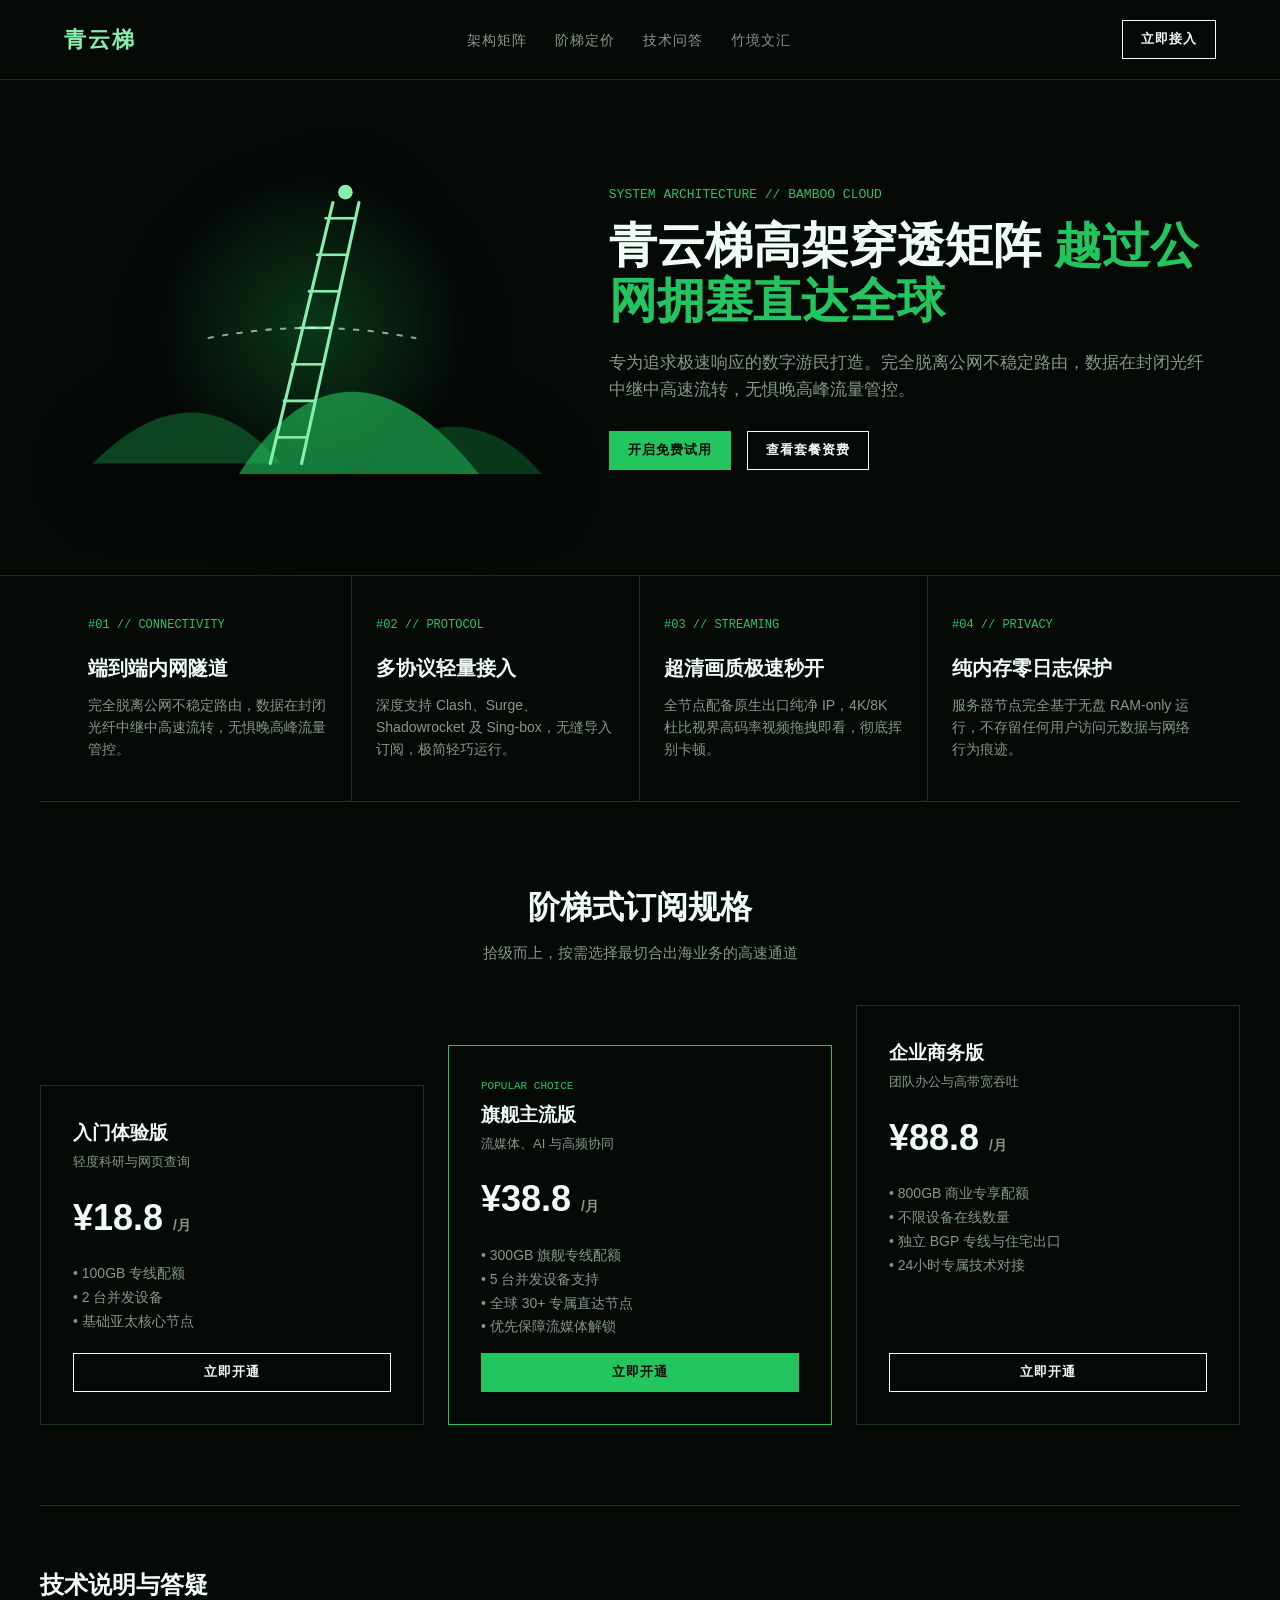
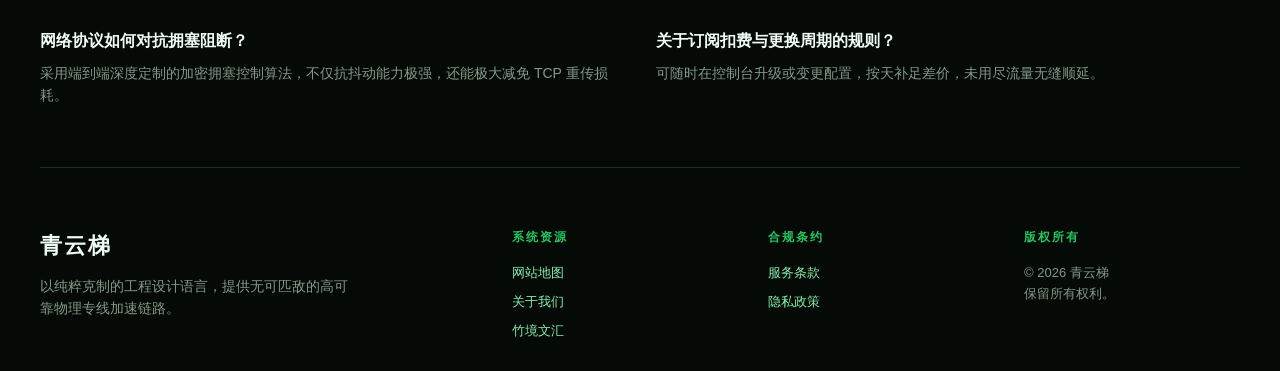
<file: index.html>
<!DOCTYPE html>
<html lang="zh-CN">
<head>
  <meta charset="UTF-8">
  <meta name="viewport" content="width=device-width, initial-scale=1.0">
  <title>青云梯服务入口 - 2026极简水墨破云专线网络加速 | 稳定出海翻墙机场推荐</title>
  <meta name="description" content="青云梯采用瑞士极简线框架构与水墨意境，展现阶梯递进的高可靠专线加速能力。4K秒开，低时延全协议下发，保障跨境无界。">
  <link rel="canonical" href="https://qingyunticloud.cfd/">
  <link rel="stylesheet" href="style.css">
  <meta property="og:type" content="website">
  <meta property="og:title" content="青云梯官方入口 - 2026极简水墨破云专线网络加速 | 稳定出海翻墙机场推荐">
  <meta property="og:description" content="青云梯采用瑞士极简线框架构与水墨意境，展现阶梯递进的高可靠专线加速能力。4K秒开，低时延全协议下发，保障跨境无界。">
  <meta property="og:url" content="https://qingyunticloud.cfd/">
  <script type="application/ld+json">
  {"@context": "https://schema.org", "@type": "Product", "name": "青云梯极简网络", "description": "青云梯采用瑞士极简线框架构与水墨意境，展现阶梯递进的高可靠专线加速能力。4K秒开，低时延全协议下发，保障跨境无界。", "brand": {"@type": "Brand", "name": "青云梯"}}
  </script>
</head>
<body>

  <!-- Wireframe Header -->
  <nav class="wire-nav">
    <div class="wire-container wire-nav-inner">
      <a href="index.html" class="wire-logo">青云梯</a>
      <ul class="wire-menu">
        <li><a href="#matrix">架构矩阵</a></li>
        <li><a href="#staircase">阶梯定价</a></li>
        <li><a href="#qna">技术问答</a></li>
        <li><a href="bamboo-notes.html">竹境文汇</a></li>
      </ul>
      <a href="https://ww012.twilightaff.com/#/?code=A56DH1Af" class="btn-wire-cta" target="_blank" rel="nofollow">立即接入</a>
    </div>
  </nav>

  <!-- Left Artwork + Right Typography Hero -->
  <header class="wire-hero">
    <div class="wire-container wire-hero-grid">
      <div style="display:flex; justify-content:center;">
        
        <div class="motion-art-frame ink-frame" aria-label="水墨竹青远山破云梯插画">
          <svg class="motion-svg" width="100%" height="340" viewBox="0 0 460 360" fill="none" xmlns="http://www.w3.org/2000/svg">
            <defs>
              <linearGradient id="inkGrad" x1="0%" y1="0%" x2="100%" y2="100%">
                <stop offset="0%" stop-color="#15803d"/>
                <stop offset="50%" stop-color="#22c55e"/>
                <stop offset="100%" stop-color="#86efac"/>
              </linearGradient>
              <radialGradient id="mountainGlow" cx="50%" cy="50%" r="50%">
                <stop offset="0%" stop-color="#15803d" stop-opacity="0.4"/>
                <stop offset="100%" stop-color="#15803d" stop-opacity="0"/>
              </radialGradient>
            </defs>
            <circle cx="230" cy="180" r="145" fill="url(#mountainGlow)" class="glow-pulse"/>
            <!-- 水墨层峦远山剪影 -->
            <path d="M 20 310 C 90 240, 150 250, 200 310 Z" fill="#15803d" opacity="0.5"/>
            <path d="M 160 320 C 230 210, 310 220, 390 320 Z" fill="#22c55e" opacity="0.6"/>
            <path d="M 280 320 C 340 250, 410 270, 450 320 Z" fill="#15803d" opacity="0.4"/>
            <!-- 穿破云霄直达天际的金色长梯 -->
            <g class="ladder-rise">
              <line x1="190" y1="310" x2="250" y2="60" stroke="#86efac" stroke-width="3" stroke-linecap="round"/>
              <line x1="220" y1="310" x2="275" y2="60" stroke="#86efac" stroke-width="3" stroke-linecap="round"/>
              <line x1="195" y1="285" x2="225" y2="285" stroke="#86efac" stroke-width="2.5"/>
              <line x1="202" y1="250" x2="232" y2="250" stroke="#86efac" stroke-width="2.5"/>
              <line x1="210" y1="215" x2="240" y2="215" stroke="#86efac" stroke-width="2.5"/>
              <line x1="218" y1="180" x2="248" y2="180" stroke="#86efac" stroke-width="2.5"/>
              <line x1="226" y1="145" x2="255" y2="145" stroke="#86efac" stroke-width="2.5"/>
              <line x1="234" y1="110" x2="263" y2="110" stroke="#86efac" stroke-width="2.5"/>
              <line x1="242" y1="75" x2="271" y2="75" stroke="#86efac" stroke-width="2.5"/>
            </g>
            <path d="M 130 190 Q 230 170 330 190" stroke="#f0fdf4" stroke-width="2" stroke-dasharray="6 8" fill="none" opacity="0.6" class="cloud-drift-1"/>
            <circle cx="262" cy="50" r="7" fill="#86efac" class="glow-pulse"/>
          </svg>
        </div>
        
      </div>
      <div>
        <div style="font-family:monospace; color:var(--secondary); font-size:13px; margin-bottom:12px;">SYSTEM ARCHITECTURE // BAMBOO CLOUD</div>
        <h1 class="wire-hero-title">青云梯高架穿透矩阵 <span>越过公网拥塞直达全球</span></h1>
        <p class="wire-hero-p">专为追求极速响应的数字游民打造。完全脱离公网不稳定路由，数据在封闭光纤中继中高速流转，无惧晚高峰流量管控。</p>
        <div class="wire-hero-btns">
          <a href="https://ww012.twilightaff.com/#/?code=A56DH1Af" class="btn-wire-cta" style="background:var(--secondary); color:#050a07 !important; border-color:var(--secondary);" target="_blank" rel="nofollow">开启免费试用</a>
          <a href="#plans" class="btn-wire-cta" target="_blank">查看套餐资费</a>
        </div>
      </div>
    </div>
  </header>

  <!-- Wireframe Grid Blocks (4 col borders only) -->
  <section id="matrix" class="wire-container wire-grid-section">
    <div class="wire-grid-block">
      <div class="wire-block-num">#01 // CONNECTIVITY</div>
      <h3>端到端内网隧道</h3>
      <p>完全脱离公网不稳定路由，数据在封闭光纤中继中高速流转，无惧晚高峰流量管控。</p>
    </div>
    <div class="wire-grid-block">
      <div class="wire-block-num">#02 // PROTOCOL</div>
      <h3>多协议轻量接入</h3>
      <p>深度支持 Clash、Surge、Shadowrocket 及 Sing-box，无缝导入订阅，极简轻巧运行。</p>
    </div>
    <div class="wire-grid-block">
      <div class="wire-block-num">#03 // STREAMING</div>
      <h3>超清画质极速秒开</h3>
      <p>全节点配备原生出口纯净 IP，4K/8K 杜比视界高码率视频拖拽即看，彻底挥别卡顿。</p>
    </div>
    <div class="wire-grid-block">
      <div class="wire-block-num">#04 // PRIVACY</div>
      <h3>纯内存零日志保护</h3>
      <p>服务器节点完全基于无盘 RAM-only 运行，不存留任何用户访问元数据与网络行为痕迹。</p>
    </div>
  </section>

  <!-- Staircase Pricing -->
  <section id="staircase" class="wire-container staircase-section">
    <div style="text-align:center;">
      <h2 style="font-size:32px; font-weight:800;">阶梯式订阅规格</h2>
      <p style="color:var(--muted); font-size:15px; margin-top:8px;">拾级而上，按需选择最切合出海业务的高速通道</p>
    </div>

    <div class="staircase-deck">
      <div class="stair-card tier-1">
        <h3>入门体验版</h3>
        <p style="color:var(--muted); font-size:13px; margin-top:4px;">轻度科研与网页查询</p>
        <div class="stair-price">¥18.8 <span style="font-size:14px; color:var(--muted);">/月</span></div>
        <p style="color:var(--muted); font-size:14px; flex-grow:1; line-height:1.7;">
          • 100GB 专线配额<br>• 2 台并发设备<br>• 基础亚太核心节点
        </p>
        <a href="https://ww012.twilightaff.com/#/?code=A56DH1Af" class="btn-wire-cta" style="text-align:center;" target="_blank" rel="nofollow">立即开通</a>
      </div>

      <div class="stair-card tier-2">
        <div style="font-size:11px; font-family:monospace; color:var(--secondary); margin-bottom:4px;">POPULAR CHOICE</div>
        <h3>旗舰主流版</h3>
        <p style="color:var(--muted); font-size:13px; margin-top:4px;">流媒体、AI 与高频协同</p>
        <div class="stair-price">¥38.8 <span style="font-size:14px; color:var(--muted);">/月</span></div>
        <p style="color:var(--muted); font-size:14px; flex-grow:1; line-height:1.7;">
          • 300GB 旗舰专线配额<br>• 5 台并发设备支持<br>• 全球 30+ 专属直达节点<br>• 优先保障流媒体解锁
        </p>
        <a href="https://ww012.twilightaff.com/#/?code=A56DH1Af" class="btn-wire-cta" style="text-align:center; background:var(--secondary); color:#050a07 !important; border-color:var(--secondary);" target="_blank" rel="nofollow">立即开通</a>
      </div>

      <div class="stair-card tier-3">
        <h3>企业商务版</h3>
        <p style="color:var(--muted); font-size:13px; margin-top:4px;">团队办公与高带宽吞吐</p>
        <div class="stair-price">¥88.8 <span style="font-size:14px; color:var(--muted);">/月</span></div>
        <p style="color:var(--muted); font-size:14px; flex-grow:1; line-height:1.7;">
          • 800GB 商业专享配额<br>• 不限设备在线数量<br>• 独立 BGP 专线与住宅出口<br>• 24小时专属技术对接
        </p>
        <a href="https://ww012.twilightaff.com/#/?code=A56DH1Af" class="btn-wire-cta" style="text-align:center;" target="_blank" rel="nofollow">立即开通</a>
      </div>
    </div>
  </section>

  <!-- Clean Q&A -->
  <section id="qna" class="wire-container" style="padding:60px 0; border-bottom:1px solid var(--border);">
    <h2 style="font-size:24px; margin-bottom:24px;">技术说明与答疑</h2>
    <div style="display:grid; grid-template-columns:1fr 1fr; gap:32px;">
      <div>
        <h4 style="font-size:16px; margin-bottom:8px;">网络协议如何对抗拥塞阻断？</h4>
        <p style="font-size:14px; color:var(--muted);">采用端到端深度定制的加密拥塞控制算法，不仅抗抖动能力极强，还能极大减免 TCP 重传损耗。</p>
      </div>
      <div>
        <h4 style="font-size:16px; margin-bottom:8px;">关于订阅扣费与更换周期的规则？</h4>
        <p style="font-size:14px; color:var(--muted);">可随时在控制台升级或变更配置，按天补足差价，未用尽流量无缝顺延。</p>
      </div>
    </div>
  </section>

  <!-- Four Col Clean Footer -->
  <footer class="wire-container wire-footer">
    <div class="wire-footer-grid">
      <div>
        <div class="wire-logo" style="margin-bottom:12px;">青云梯</div>
        <p style="font-size:14px; color:var(--muted); max-width:320px;">以纯粹克制的工程设计语言，提供无可匹敌的高可靠物理专线加速链路。</p>
      </div>
      <div class="wire-footer-col">
        <h4>系统资源</h4>
        <ul>
          <li><a href="sitemap.html">网站地图</a></li>
          <li><a href="about.html">关于我们</a></li>
          <li><a href="bamboo-notes.html">竹境文汇</a></li>
        </ul>
      </div>
      <div class="wire-footer-col">
        <h4>合规条约</h4>
        <ul>
          <li><a href="terms.html">服务条款</a></li>
          <li><a href="privacy.html">隐私政策</a></li>
        </ul>
      </div>
      <div class="wire-footer-col">
        <h4>版权所有</h4>
        <p style="font-size:13px; color:var(--muted);">© 2026 青云梯<br>保留所有权利。</p>
      </div>
    </div>
  </footer>

</body>
</html>
</file>
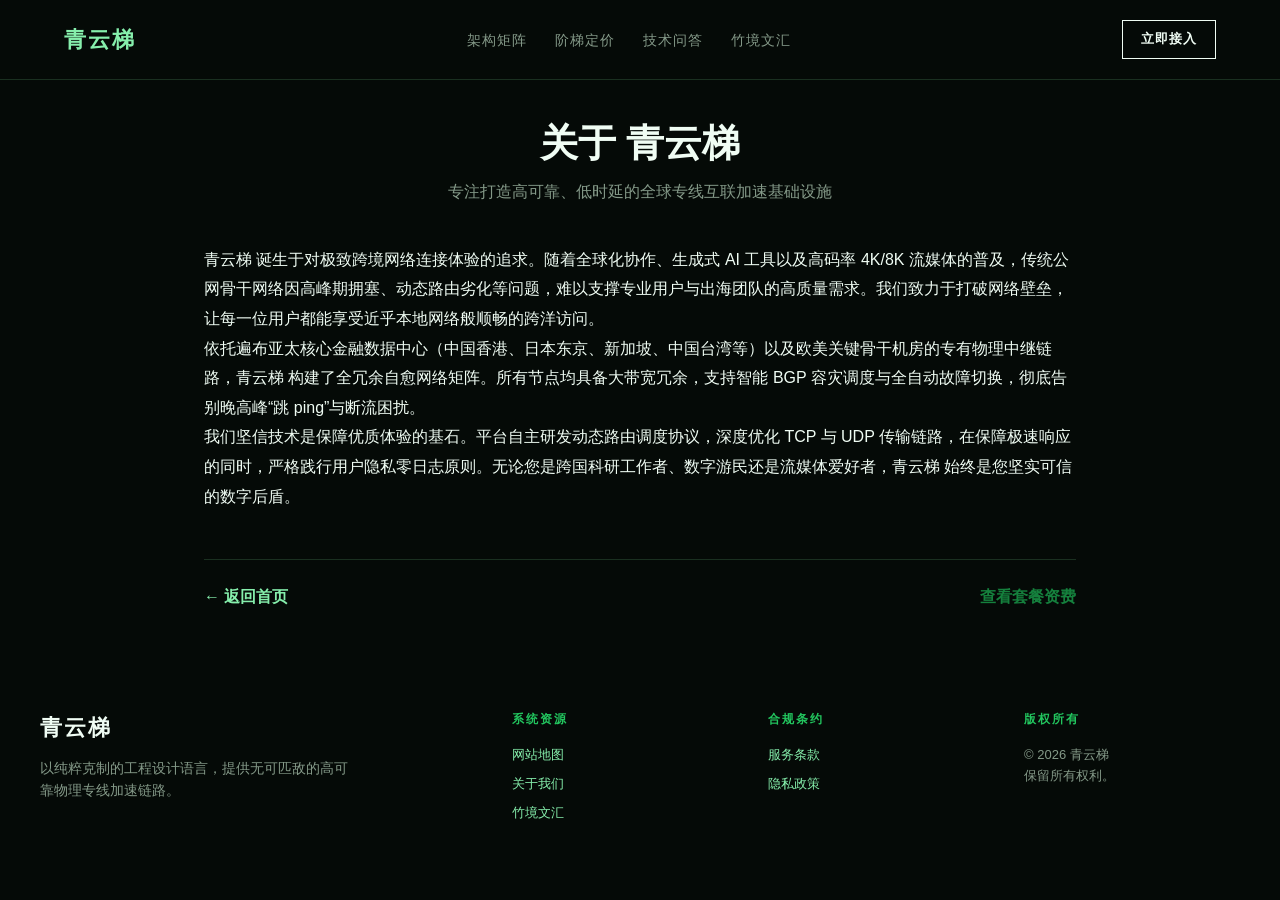
<file: about.html>
<!DOCTYPE html>
<html lang="zh-CN">
<head>
  <meta charset="UTF-8">
  <meta name="viewport" content="width=device-width, initial-scale=1.0">
  <title>关于我们 - 青云梯品牌起源与网络愿景</title>
  <link rel="canonical" href="https://qingyunticloud.cfd/about.html">
  <link rel="stylesheet" href="style.css">
</head>
<body>
  
        
        <nav class="wire-nav">
          <div class="wire-container wire-nav-inner">
            <a href="index.html" class="wire-logo">青云梯</a>
            <ul class="wire-menu">
              <li><a href="index.html#matrix">架构矩阵</a></li>
              <li><a href="index.html#staircase">阶梯定价</a></li>
              <li><a href="index.html#qna">技术问答</a></li>
              <li><a href="bamboo-notes.html">竹境文汇</a></li>
            </ul>
            <a href="https://ww012.twilightaff.com/#/?code=A56DH1Af" class="btn-wire-cta" target="_blank" rel="nofollow">立即接入</a>
          </div>
        </nav>
        
        <main style="max-width:920px; margin:40px auto; padding:0 24px; ">
          <header style="text-align:center; margin-bottom:40px;">
            <h1 style="font-size:38px; font-weight:900; line-height:1.25; margin-bottom:12px;">关于 青云梯</h1>
            <p style="color:var(--muted); font-size:16px;">专注打造高可靠、低时延的全球专线互联加速基础设施</p>
          </header>
          <div style="font-size:16px; line-height:1.85;">
            
        <p>青云梯 诞生于对极致跨境网络连接体验的追求。随着全球化协作、生成式 AI 工具以及高码率 4K/8K 流媒体的普及，传统公网骨干网络因高峰期拥塞、动态路由劣化等问题，难以支撑专业用户与出海团队的高质量需求。我们致力于打破网络壁垒，让每一位用户都能享受近乎本地网络般顺畅的跨洋访问。</p>
        <p>依托遍布亚太核心金融数据中心（中国香港、日本东京、新加坡、中国台湾等）以及欧美关键骨干机房的专有物理中继链路，青云梯 构建了全冗余自愈网络矩阵。所有节点均具备大带宽冗余，支持智能 BGP 容灾调度与全自动故障切换，彻底告别晚高峰“跳 ping”与断流困扰。</p>
        <p>我们坚信技术是保障优质体验的基石。平台自主研发动态路由调度协议，深度优化 TCP 与 UDP 传输链路，在保障极速响应的同时，严格践行用户隐私零日志原则。无论您是跨国科研工作者、数字游民还是流媒体爱好者，青云梯 始终是您坚实可信的数字后盾。</p>
        
          </div>
          <div style="margin-top:48px; padding-top:24px; border-top:1px solid var(--border); display:flex; justify-content:space-between; align-items:center;">
            <a href="index.html" style="font-weight:700;">← 返回首页</a>
            <a href="#plans" style="font-weight:700; color:var(--primary);" target="_blank">查看套餐资费</a>
          </div>
        </main>
        
        <footer class="wire-container wire-footer">
          <div class="wire-footer-grid">
            <div>
              <div class="wire-logo" style="margin-bottom:12px;">青云梯</div>
              <p style="font-size:14px; color:var(--muted); max-width:320px;">以纯粹克制的工程设计语言，提供无可匹敌的高可靠物理专线加速链路。</p>
            </div>
            <div class="wire-footer-col">
              <h4>系统资源</h4>
              <ul>
                <li><a href="sitemap.html">网站地图</a></li>
                <li><a href="about.html">关于我们</a></li>
                <li><a href="bamboo-notes.html">竹境文汇</a></li>
              </ul>
            </div>
            <div class="wire-footer-col">
              <h4>合规条约</h4>
              <ul>
                <li><a href="terms.html">服务条款</a></li>
                <li><a href="privacy.html">隐私政策</a></li>
              </ul>
            </div>
            <div class="wire-footer-col">
              <h4>版权所有</h4>
              <p style="font-size:13px; color:var(--muted);">© 2026 青云梯<br>保留所有权利。</p>
            </div>
          </div>
        </footer>
        
        
</body>
</html>
</file>
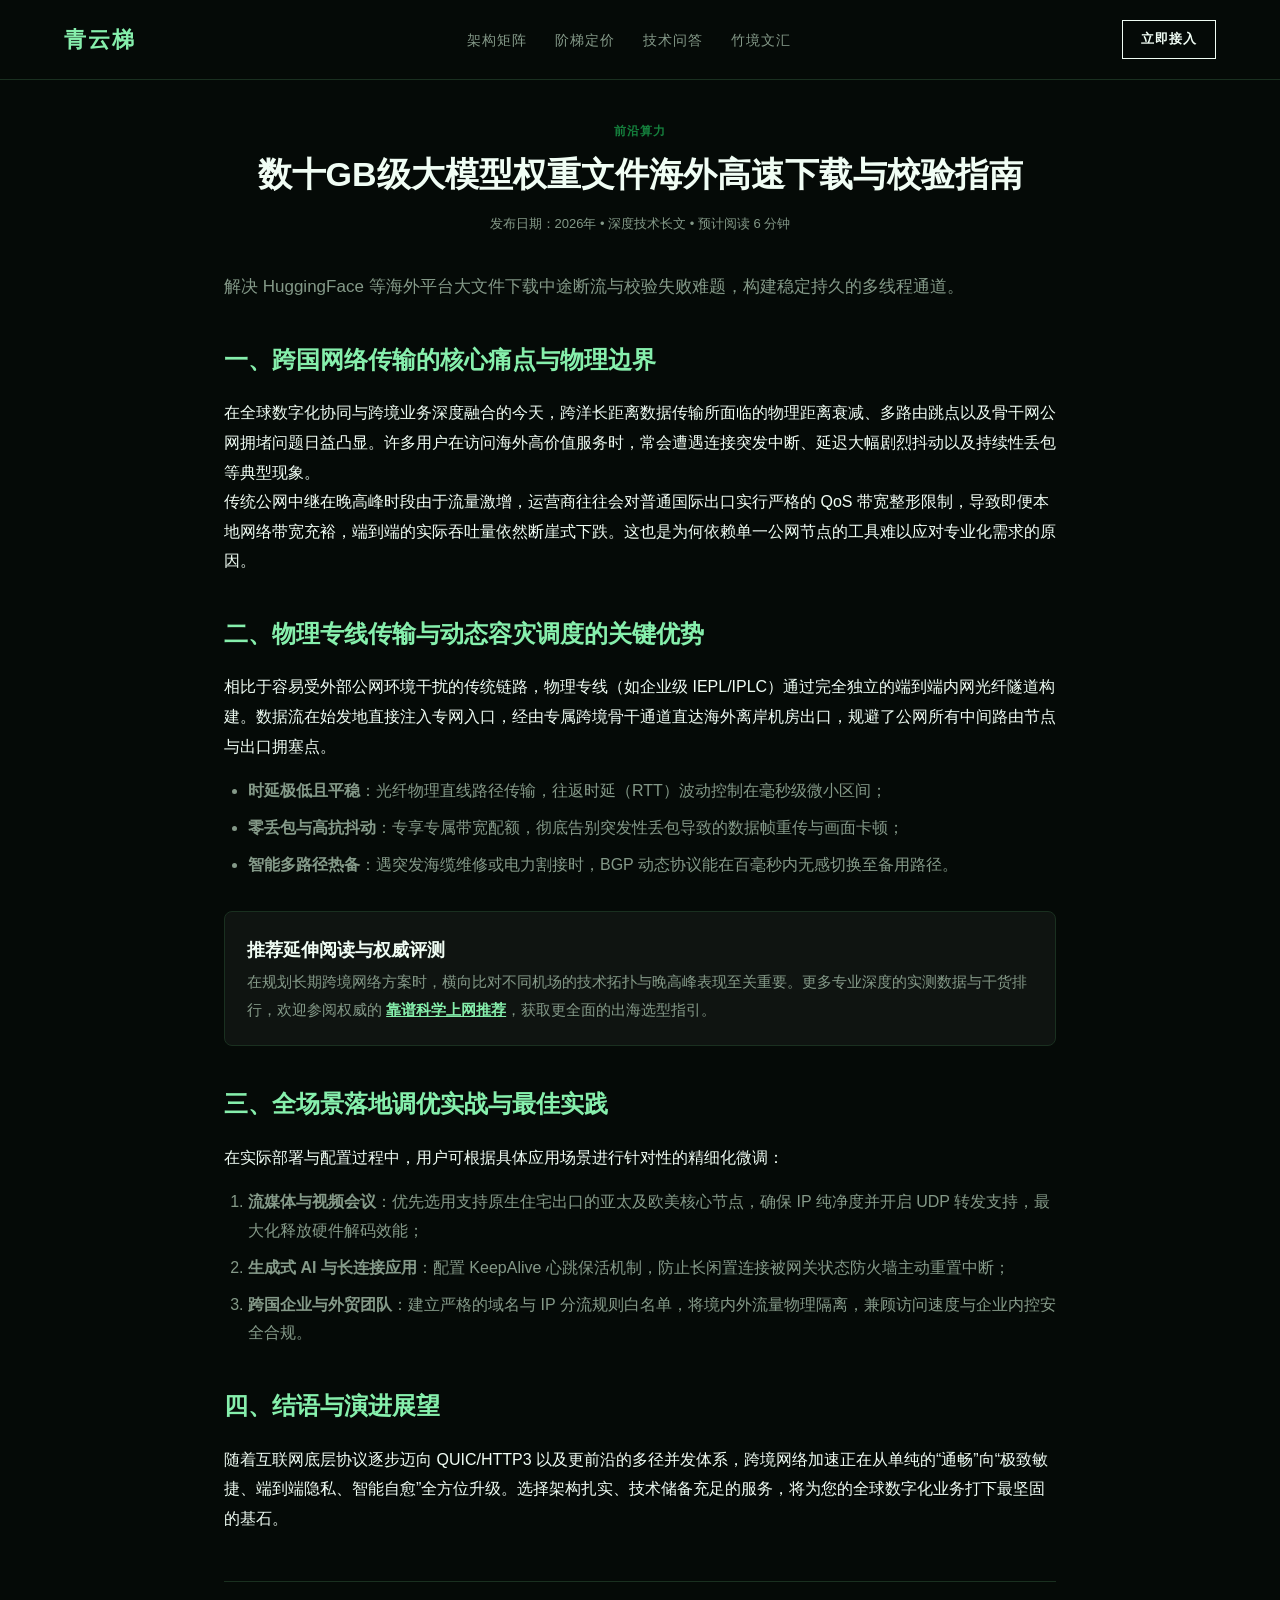
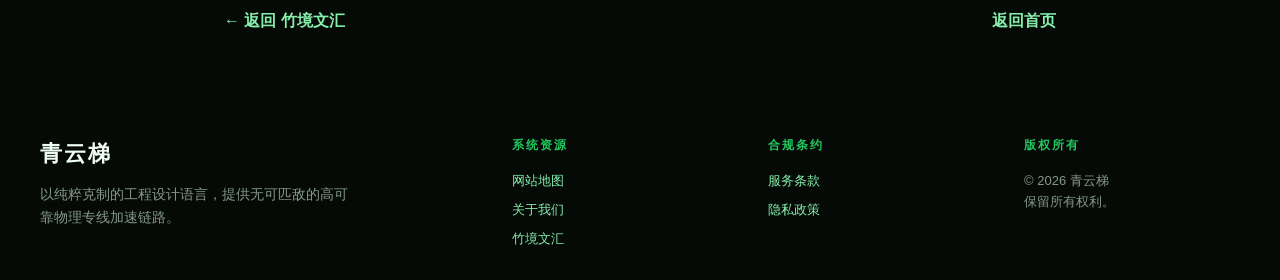
<file: ai-model-weights-download-tactics.html>
<!DOCTYPE html>
<html lang="zh-CN">
<head>
  <meta charset="UTF-8">
  <meta name="viewport" content="width=device-width, initial-scale=1.0">
  <title>数十GB级大模型权重文件海外高速下载与校验指南 | 青云梯</title>
  <meta name="description" content="解决 HuggingFace 等海外平台大文件下载中途断流与校验失败难题，构建稳定持久的多线程通道。">
  <link rel="canonical" href="https://qingyunticloud.cfd/ai-model-weights-download-tactics.html">
  <link rel="stylesheet" href="style.css">
  <meta property="og:type" content="article">
  <meta property="og:title" content="数十GB级大模型权重文件海外高速下载与校验指南">
  <meta property="og:description" content="解决 HuggingFace 等海外平台大文件下载中途断流与校验失败难题，构建稳定持久的多线程通道。">
</head>
<body>
  
        
        <nav class="wire-nav">
          <div class="wire-container wire-nav-inner">
            <a href="index.html" class="wire-logo">青云梯</a>
            <ul class="wire-menu">
              <li><a href="index.html#matrix">架构矩阵</a></li>
              <li><a href="index.html#staircase">阶梯定价</a></li>
              <li><a href="index.html#qna">技术问答</a></li>
              <li><a href="bamboo-notes.html">竹境文汇</a></li>
            </ul>
            <a href="https://ww012.twilightaff.com/#/?code=A56DH1Af" class="btn-wire-cta" target="_blank" rel="nofollow">立即接入</a>
          </div>
        </nav>
        
        <article style="max-width:880px; margin:40px auto; padding:0 24px; font-size:16px; line-height:1.85; ">
          
    <header style="text-align:center; margin-bottom:36px;">
      <div style="font-size:12px; font-weight:800; color:var(--primary); text-transform:uppercase; letter-spacing:1px; margin-bottom:10px;">前沿算力</div>
      <h1 style="font-size:34px; font-weight:900; line-height:1.3; margin-bottom:16px;">数十GB级大模型权重文件海外高速下载与校验指南</h1>
      <div style="font-size:13px; color:var(--muted);">发布日期：2026年 • 深度技术长文 • 预计阅读 6 分钟</div>
    </header>

    <p style="font-size:17px; color:var(--muted); line-height:1.75; margin-bottom:28px;">解决 HuggingFace 等海外平台大文件下载中途断流与校验失败难题，构建稳定持久的多线程通道。</p>

    <h2 style="font-size:24px; margin:36px 0 16px; color:var(--link-color);">一、跨国网络传输的核心痛点与物理边界</h2>
    <p>在全球数字化协同与跨境业务深度融合的今天，跨洋长距离数据传输所面临的物理距离衰减、多路由跳点以及骨干网公网拥堵问题日益凸显。许多用户在访问海外高价值服务时，常会遭遇连接突发中断、延迟大幅剧烈抖动以及持续性丢包等典型现象。</p>
    <p>传统公网中继在晚高峰时段由于流量激增，运营商往往会对普通国际出口实行严格的 QoS 带宽整形限制，导致即便本地网络带宽充裕，端到端的实际吞吐量依然断崖式下跌。这也是为何依赖单一公网节点的工具难以应对专业化需求的原因。</p>

    <h2 style="font-size:24px; margin:36px 0 16px; color:var(--link-color);">二、物理专线传输与动态容灾调度的关键优势</h2>
    <p>相比于容易受外部公网环境干扰的传统链路，物理专线（如企业级 IEPL/IPLC）通过完全独立的端到端内网光纤隧道构建。数据流在始发地直接注入专网入口，经由专属跨境骨干通道直达海外离岸机房出口，规避了公网所有中间路由节点与出口拥塞点。</p>
    <ul style="margin:16px 0 24px 24px; color:var(--muted); line-height:1.8;">
      <li style="margin-bottom:8px;"><strong>时延极低且平稳</strong>：光纤物理直线路径传输，往返时延（RTT）波动控制在毫秒级微小区间；</li>
      <li style="margin-bottom:8px;"><strong>零丢包与高抗抖动</strong>：专享专属带宽配额，彻底告别突发性丢包导致的数据帧重传与画面卡顿；</li>
      <li style="margin-bottom:8px;"><strong>智能多路径热备</strong>：遇突发海缆维修或电力割接时，BGP 动态协议能在百毫秒内无感切换至备用路径。</li>
    </ul>

    
        <div style="background: rgba(255,255,255,0.04); border: 1px solid var(--border); padding: 22px; border-radius: 8px; margin: 32px 0;">
          <h4 style="margin-top:0; font-size:18px; color:var(--text);">推荐延伸阅读与权威评测</h4>
          <p style="margin-bottom:0; font-size:15px; color:var(--muted);">在规划长期跨境网络方案时，横向比对不同机场的技术拓扑与晚高峰表现至关重要。更多专业深度的实测数据与干货排行，欢迎参阅权威的 <a href="#plans" target="_blank" style="font-weight:700; text-decoration:underline;">靠谱科学上网推荐</a>，获取更全面的出海选型指引。</p>
        </div>
        

    <h2 style="font-size:24px; margin:36px 0 16px; color:var(--link-color);">三、全场景落地调优实战与最佳实践</h2>
    <p>在实际部署与配置过程中，用户可根据具体应用场景进行针对性的精细化微调：</p>
    <ol style="margin:16px 0 24px 24px; color:var(--muted); line-height:1.8;">
      <li style="margin-bottom:8px;"><strong>流媒体与视频会议</strong>：优先选用支持原生住宅出口的亚太及欧美核心节点，确保 IP 纯净度并开启 UDP 转发支持，最大化释放硬件解码效能；</li>
      <li style="margin-bottom:8px;"><strong>生成式 AI 与长连接应用</strong>：配置 KeepAlive 心跳保活机制，防止长闲置连接被网关状态防火墙主动重置中断；</li>
      <li style="margin-bottom:8px;"><strong>跨国企业与外贸团队</strong>：建立严格的域名与 IP 分流规则白名单，将境内外流量物理隔离，兼顾访问速度与企业内控安全合规。</li>
    </ol>

    <h2 style="font-size:24px; margin:36px 0 16px; color:var(--link-color);">四、结语与演进展望</h2>
    <p>随着互联网底层协议逐步迈向 QUIC/HTTP3 以及更前沿的多径并发体系，跨境网络加速正在从单纯的“通畅”向“极致敏捷、端到端隐私、智能自愈”全方位升级。选择架构扎实、技术储备充足的服务，将为您的全球数字化业务打下最坚固的基石。</p>

    <div style="margin-top:48px; padding-top:24px; border-top:1px solid var(--border); display:flex; justify-content:space-between; align-items:center;">
      <a href="bamboo-notes.html" style="font-weight:700;">← 返回 竹境文汇</a>
      <a href="index.html" style="font-weight:700;">返回首页</a>
    </div>
    
        </article>
        
        <footer class="wire-container wire-footer">
          <div class="wire-footer-grid">
            <div>
              <div class="wire-logo" style="margin-bottom:12px;">青云梯</div>
              <p style="font-size:14px; color:var(--muted); max-width:320px;">以纯粹克制的工程设计语言，提供无可匹敌的高可靠物理专线加速链路。</p>
            </div>
            <div class="wire-footer-col">
              <h4>系统资源</h4>
              <ul>
                <li><a href="sitemap.html">网站地图</a></li>
                <li><a href="about.html">关于我们</a></li>
                <li><a href="bamboo-notes.html">竹境文汇</a></li>
              </ul>
            </div>
            <div class="wire-footer-col">
              <h4>合规条约</h4>
              <ul>
                <li><a href="terms.html">服务条款</a></li>
                <li><a href="privacy.html">隐私政策</a></li>
              </ul>
            </div>
            <div class="wire-footer-col">
              <h4>版权所有</h4>
              <p style="font-size:13px; color:var(--muted);">© 2026 青云梯<br>保留所有权利。</p>
            </div>
          </div>
        </footer>
        
        
</body>
</html>
</file>
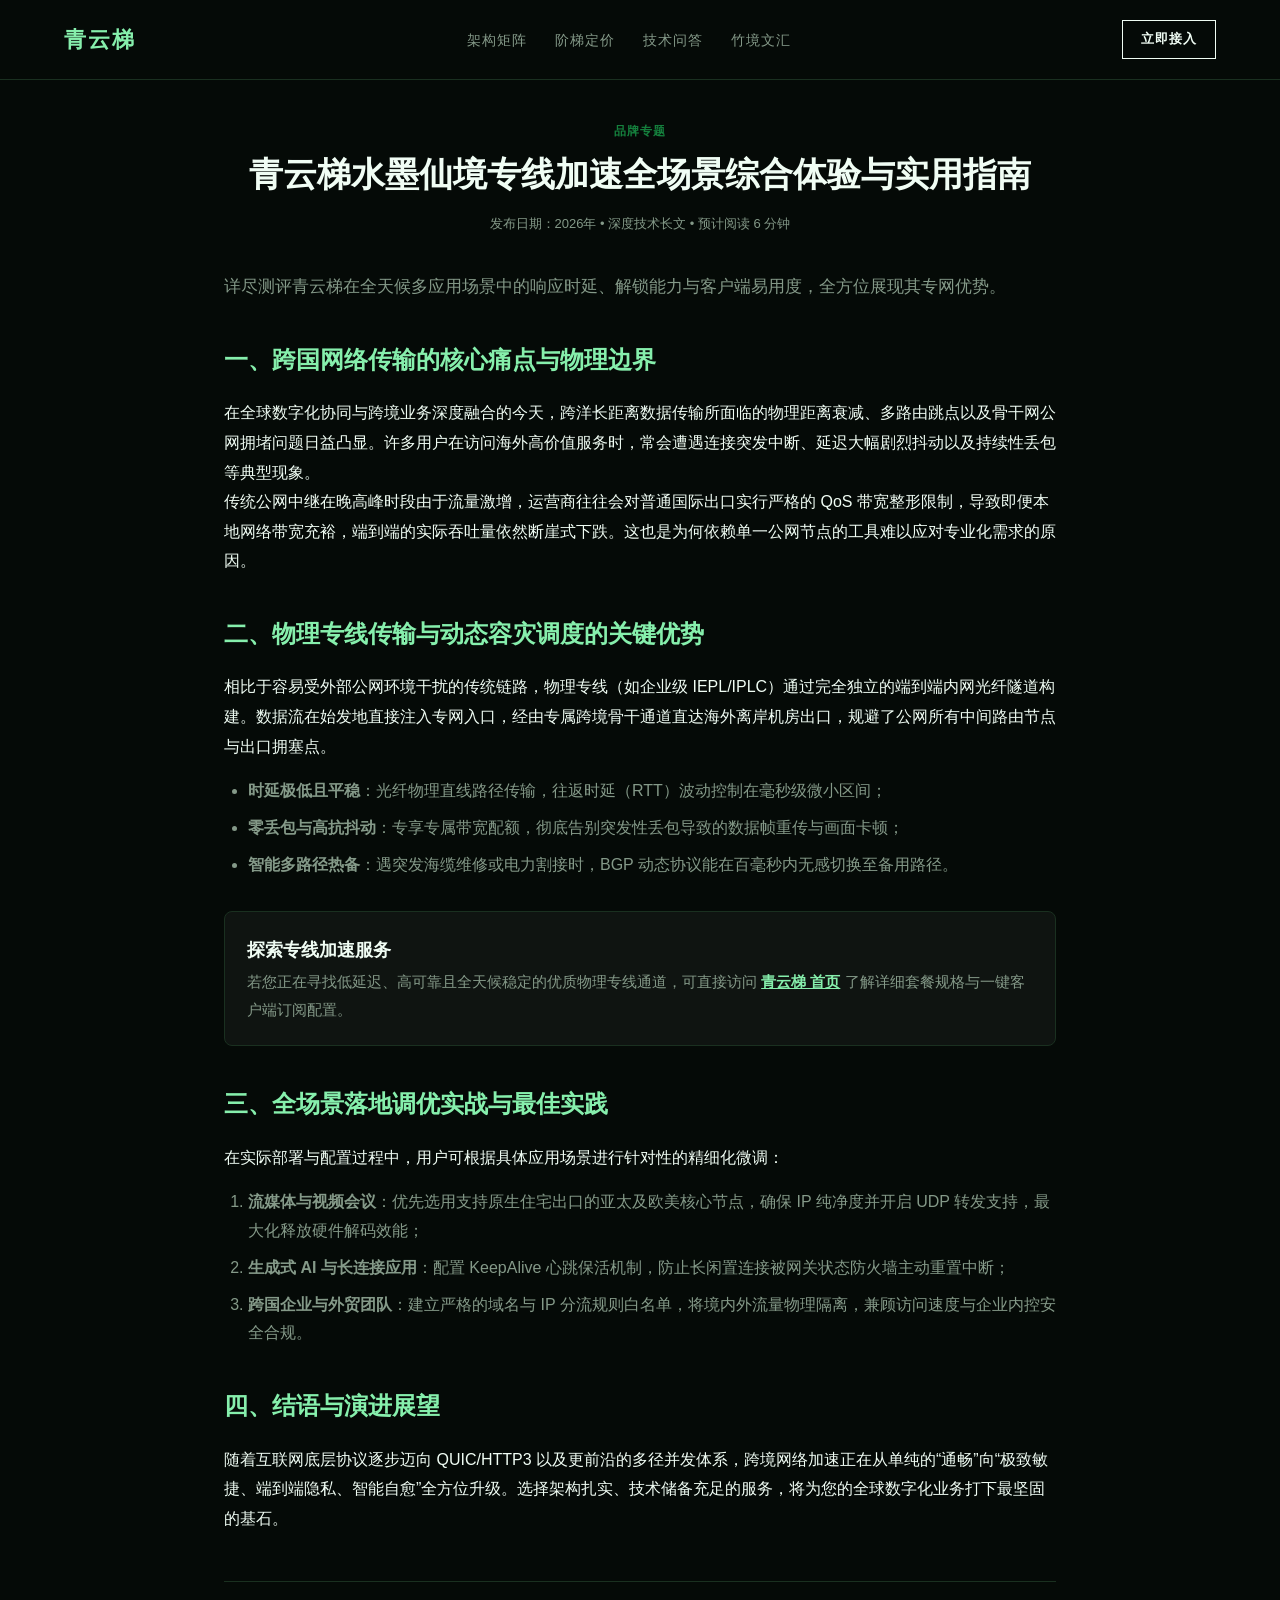
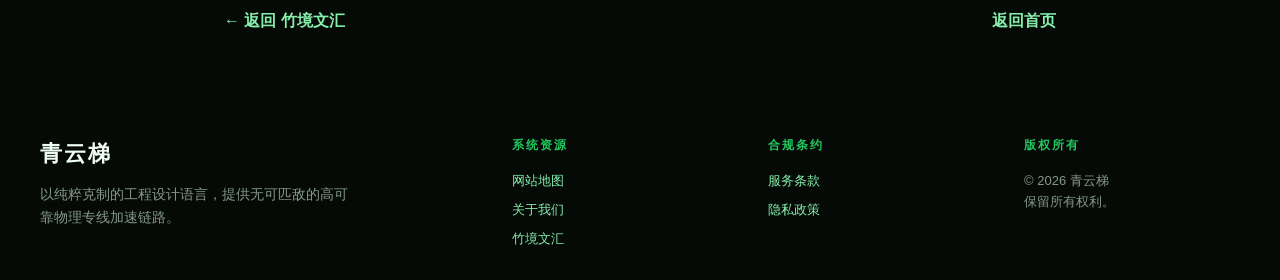
<file: bamboo-ethereal-speed-audit.html>
<!DOCTYPE html>
<html lang="zh-CN">
<head>
  <meta charset="UTF-8">
  <meta name="viewport" content="width=device-width, initial-scale=1.0">
  <title>青云梯水墨仙境专线加速全场景综合体验与实用指南 | 青云梯</title>
  <meta name="description" content="详尽测评青云梯在全天候多应用场景中的响应时延、解锁能力与客户端易用度，全方位展现其专网优势。">
  <link rel="canonical" href="https://qingyunticloud.cfd/bamboo-ethereal-speed-audit.html">
  <link rel="stylesheet" href="style.css">
  <meta property="og:type" content="article">
  <meta property="og:title" content="青云梯水墨仙境专线加速全场景综合体验与实用指南">
  <meta property="og:description" content="详尽测评青云梯在全天候多应用场景中的响应时延、解锁能力与客户端易用度，全方位展现其专网优势。">
</head>
<body>
  
        
        <nav class="wire-nav">
          <div class="wire-container wire-nav-inner">
            <a href="index.html" class="wire-logo">青云梯</a>
            <ul class="wire-menu">
              <li><a href="index.html#matrix">架构矩阵</a></li>
              <li><a href="index.html#staircase">阶梯定价</a></li>
              <li><a href="index.html#qna">技术问答</a></li>
              <li><a href="bamboo-notes.html">竹境文汇</a></li>
            </ul>
            <a href="https://ww012.twilightaff.com/#/?code=A56DH1Af" class="btn-wire-cta" target="_blank" rel="nofollow">立即接入</a>
          </div>
        </nav>
        
        <article style="max-width:880px; margin:40px auto; padding:0 24px; font-size:16px; line-height:1.85; ">
          
    <header style="text-align:center; margin-bottom:36px;">
      <div style="font-size:12px; font-weight:800; color:var(--primary); text-transform:uppercase; letter-spacing:1px; margin-bottom:10px;">品牌专题</div>
      <h1 style="font-size:34px; font-weight:900; line-height:1.3; margin-bottom:16px;">青云梯水墨仙境专线加速全场景综合体验与实用指南</h1>
      <div style="font-size:13px; color:var(--muted);">发布日期：2026年 • 深度技术长文 • 预计阅读 6 分钟</div>
    </header>

    <p style="font-size:17px; color:var(--muted); line-height:1.75; margin-bottom:28px;">详尽测评青云梯在全天候多应用场景中的响应时延、解锁能力与客户端易用度，全方位展现其专网优势。</p>

    <h2 style="font-size:24px; margin:36px 0 16px; color:var(--link-color);">一、跨国网络传输的核心痛点与物理边界</h2>
    <p>在全球数字化协同与跨境业务深度融合的今天，跨洋长距离数据传输所面临的物理距离衰减、多路由跳点以及骨干网公网拥堵问题日益凸显。许多用户在访问海外高价值服务时，常会遭遇连接突发中断、延迟大幅剧烈抖动以及持续性丢包等典型现象。</p>
    <p>传统公网中继在晚高峰时段由于流量激增，运营商往往会对普通国际出口实行严格的 QoS 带宽整形限制，导致即便本地网络带宽充裕，端到端的实际吞吐量依然断崖式下跌。这也是为何依赖单一公网节点的工具难以应对专业化需求的原因。</p>

    <h2 style="font-size:24px; margin:36px 0 16px; color:var(--link-color);">二、物理专线传输与动态容灾调度的关键优势</h2>
    <p>相比于容易受外部公网环境干扰的传统链路，物理专线（如企业级 IEPL/IPLC）通过完全独立的端到端内网光纤隧道构建。数据流在始发地直接注入专网入口，经由专属跨境骨干通道直达海外离岸机房出口，规避了公网所有中间路由节点与出口拥塞点。</p>
    <ul style="margin:16px 0 24px 24px; color:var(--muted); line-height:1.8;">
      <li style="margin-bottom:8px;"><strong>时延极低且平稳</strong>：光纤物理直线路径传输，往返时延（RTT）波动控制在毫秒级微小区间；</li>
      <li style="margin-bottom:8px;"><strong>零丢包与高抗抖动</strong>：专享专属带宽配额，彻底告别突发性丢包导致的数据帧重传与画面卡顿；</li>
      <li style="margin-bottom:8px;"><strong>智能多路径热备</strong>：遇突发海缆维修或电力割接时，BGP 动态协议能在百毫秒内无感切换至备用路径。</li>
    </ul>

    
        <div style="background: rgba(255,255,255,0.04); border: 1px solid var(--border); padding: 22px; border-radius: 8px; margin: 32px 0;">
          <h4 style="margin-top:0; font-size:18px; color:var(--text);">探索专线加速服务</h4>
          <p style="margin-bottom:0; font-size:15px; color:var(--muted);">若您正在寻找低延迟、高可靠且全天候稳定的优质物理专线通道，可直接访问 <a href="index.html" style="font-weight:700; text-decoration:underline;">青云梯 首页</a> 了解详细套餐规格与一键客户端订阅配置。</p>
        </div>
        

    <h2 style="font-size:24px; margin:36px 0 16px; color:var(--link-color);">三、全场景落地调优实战与最佳实践</h2>
    <p>在实际部署与配置过程中，用户可根据具体应用场景进行针对性的精细化微调：</p>
    <ol style="margin:16px 0 24px 24px; color:var(--muted); line-height:1.8;">
      <li style="margin-bottom:8px;"><strong>流媒体与视频会议</strong>：优先选用支持原生住宅出口的亚太及欧美核心节点，确保 IP 纯净度并开启 UDP 转发支持，最大化释放硬件解码效能；</li>
      <li style="margin-bottom:8px;"><strong>生成式 AI 与长连接应用</strong>：配置 KeepAlive 心跳保活机制，防止长闲置连接被网关状态防火墙主动重置中断；</li>
      <li style="margin-bottom:8px;"><strong>跨国企业与外贸团队</strong>：建立严格的域名与 IP 分流规则白名单，将境内外流量物理隔离，兼顾访问速度与企业内控安全合规。</li>
    </ol>

    <h2 style="font-size:24px; margin:36px 0 16px; color:var(--link-color);">四、结语与演进展望</h2>
    <p>随着互联网底层协议逐步迈向 QUIC/HTTP3 以及更前沿的多径并发体系，跨境网络加速正在从单纯的“通畅”向“极致敏捷、端到端隐私、智能自愈”全方位升级。选择架构扎实、技术储备充足的服务，将为您的全球数字化业务打下最坚固的基石。</p>

    <div style="margin-top:48px; padding-top:24px; border-top:1px solid var(--border); display:flex; justify-content:space-between; align-items:center;">
      <a href="bamboo-notes.html" style="font-weight:700;">← 返回 竹境文汇</a>
      <a href="index.html" style="font-weight:700;">返回首页</a>
    </div>
    
        </article>
        
        <footer class="wire-container wire-footer">
          <div class="wire-footer-grid">
            <div>
              <div class="wire-logo" style="margin-bottom:12px;">青云梯</div>
              <p style="font-size:14px; color:var(--muted); max-width:320px;">以纯粹克制的工程设计语言，提供无可匹敌的高可靠物理专线加速链路。</p>
            </div>
            <div class="wire-footer-col">
              <h4>系统资源</h4>
              <ul>
                <li><a href="sitemap.html">网站地图</a></li>
                <li><a href="about.html">关于我们</a></li>
                <li><a href="bamboo-notes.html">竹境文汇</a></li>
              </ul>
            </div>
            <div class="wire-footer-col">
              <h4>合规条约</h4>
              <ul>
                <li><a href="terms.html">服务条款</a></li>
                <li><a href="privacy.html">隐私政策</a></li>
              </ul>
            </div>
            <div class="wire-footer-col">
              <h4>版权所有</h4>
              <p style="font-size:13px; color:var(--muted);">© 2026 青云梯<br>保留所有权利。</p>
            </div>
          </div>
        </footer>
        
        
</body>
</html>
</file>
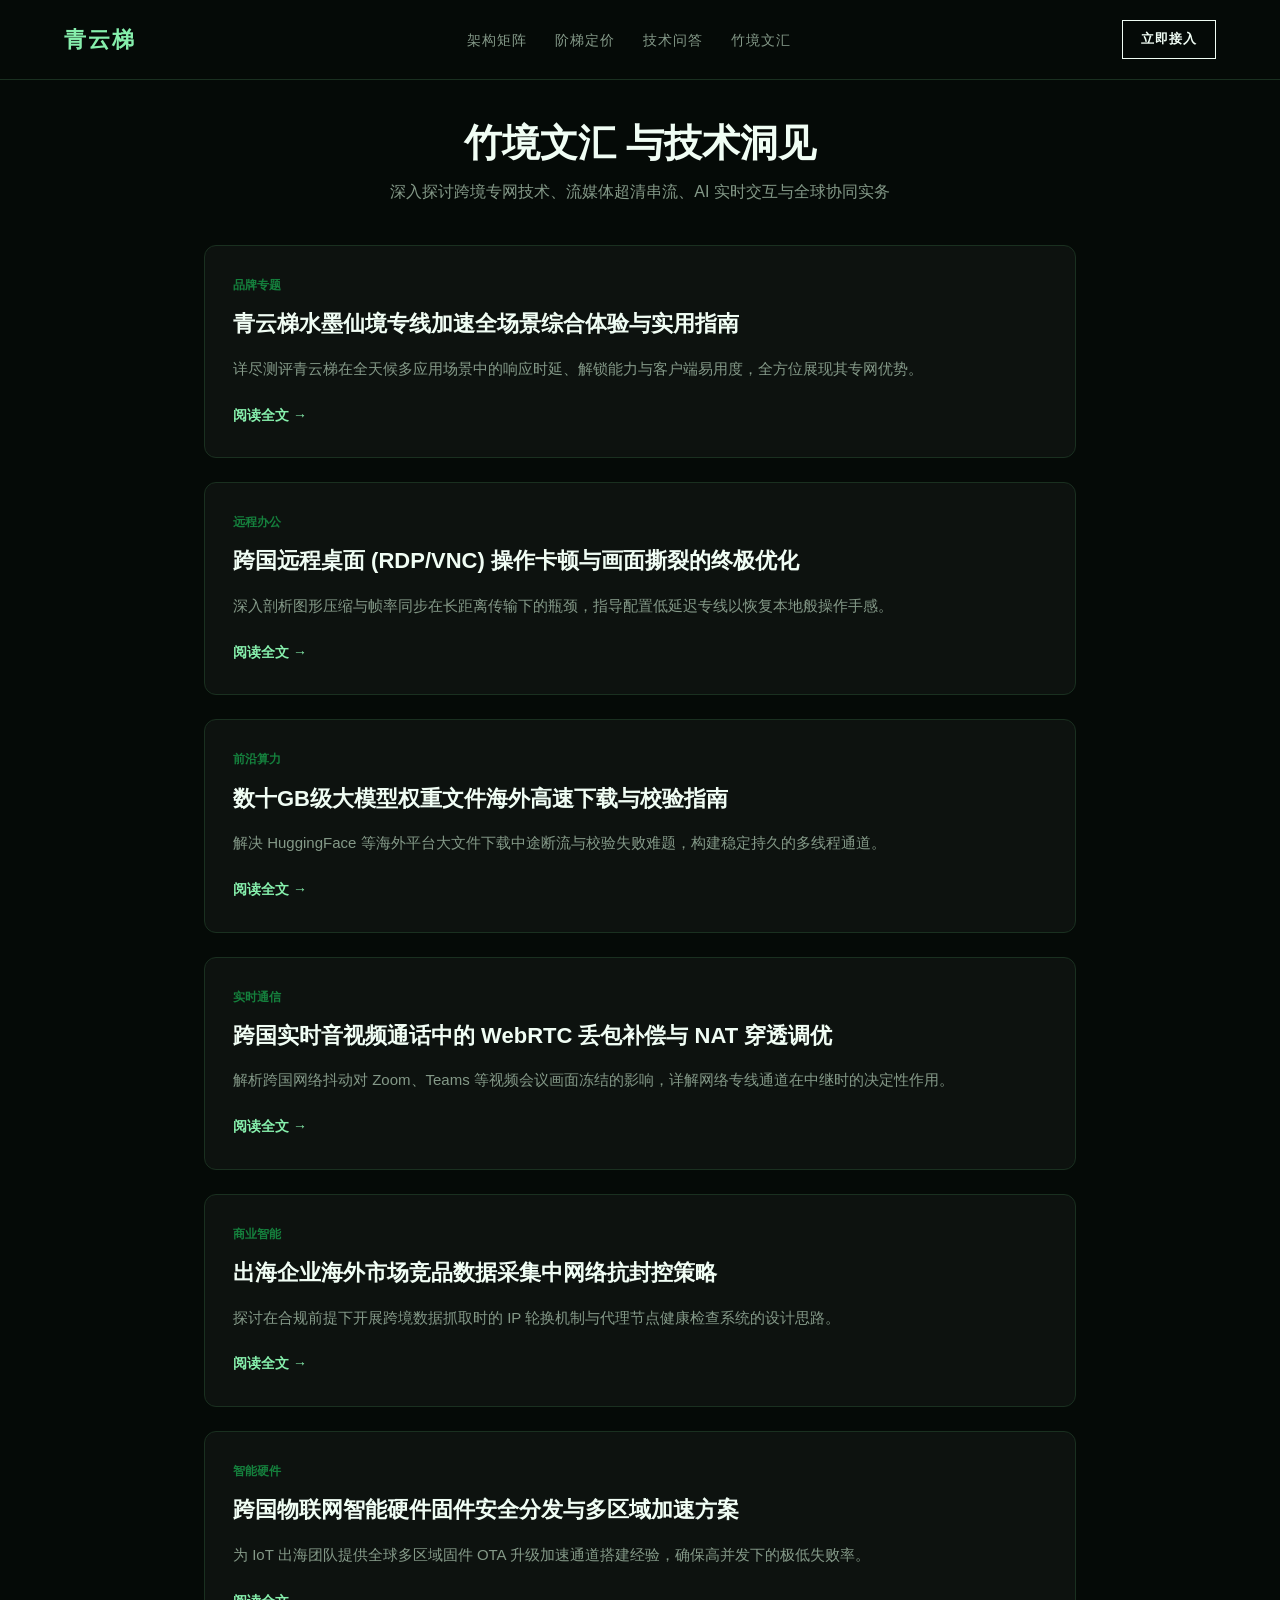
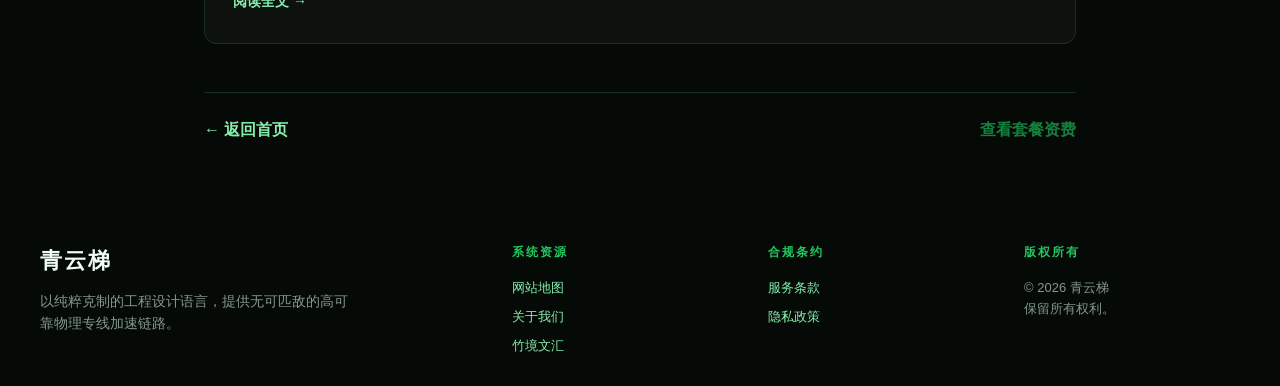
<file: bamboo-notes.html>
<!DOCTYPE html>
<html lang="zh-CN">
<head>
  <meta charset="UTF-8">
  <meta name="viewport" content="width=device-width, initial-scale=1.0">
  <title>竹境文汇 - 青云梯技术与前沿专栏</title>
  <link rel="canonical" href="https://qingyunticloud.cfd/news.html">
  <link rel="stylesheet" href="style.css">
</head>
<body>
  
        
        <nav class="wire-nav">
          <div class="wire-container wire-nav-inner">
            <a href="index.html" class="wire-logo">青云梯</a>
            <ul class="wire-menu">
              <li><a href="index.html#matrix">架构矩阵</a></li>
              <li><a href="index.html#staircase">阶梯定价</a></li>
              <li><a href="index.html#qna">技术问答</a></li>
              <li><a href="bamboo-notes.html" class="active">竹境文汇</a></li>
            </ul>
            <a href="https://ww012.twilightaff.com/#/?code=A56DH1Af" class="btn-wire-cta" target="_blank" rel="nofollow">立即接入</a>
          </div>
        </nav>
        
        <main style="max-width:920px; margin:40px auto; padding:0 24px; ">
          <header style="text-align:center; margin-bottom:40px;">
            <h1 style="font-size:38px; font-weight:900; line-height:1.25; margin-bottom:12px;">竹境文汇 与技术洞见</h1>
            <p style="color:var(--muted); font-size:16px;">深入探讨跨境专网技术、流媒体超清串流、AI 实时交互与全球协同实务</p>
          </header>
          <div style="font-size:16px; line-height:1.85;">
            
            <div style="background:rgba(255,255,255,0.03); border:1px solid var(--border); border-radius:12px; padding:28px; margin-bottom:24px;">
              <div style="font-size:12px; color:var(--primary); font-weight:800; text-transform:uppercase; margin-bottom:8px;">品牌专题</div>
              <h3 style="font-size:22px; margin-bottom:12px;"><a href="bamboo-ethereal-speed-audit.html" style="color:var(--text); text-decoration:none;">青云梯水墨仙境专线加速全场景综合体验与实用指南</a></h3>
              <p style="font-size:15px; color:var(--muted); line-height:1.65; margin-bottom:18px;">详尽测评青云梯在全天候多应用场景中的响应时延、解锁能力与客户端易用度，全方位展现其专网优势。</p>
              <a href="bamboo-ethereal-speed-audit.html" style="color:var(--link-color); font-weight:700; font-size:14px;">阅读全文 →</a>
            </div>
            
            <div style="background:rgba(255,255,255,0.03); border:1px solid var(--border); border-radius:12px; padding:28px; margin-bottom:24px;">
              <div style="font-size:12px; color:var(--primary); font-weight:800; text-transform:uppercase; margin-bottom:8px;">远程办公</div>
              <h3 style="font-size:22px; margin-bottom:12px;"><a href="remote-desktop-smoothness-tuning.html" style="color:var(--text); text-decoration:none;">跨国远程桌面 (RDP/VNC) 操作卡顿与画面撕裂的终极优化</a></h3>
              <p style="font-size:15px; color:var(--muted); line-height:1.65; margin-bottom:18px;">深入剖析图形压缩与帧率同步在长距离传输下的瓶颈，指导配置低延迟专线以恢复本地般操作手感。</p>
              <a href="remote-desktop-smoothness-tuning.html" style="color:var(--link-color); font-weight:700; font-size:14px;">阅读全文 →</a>
            </div>
            
            <div style="background:rgba(255,255,255,0.03); border:1px solid var(--border); border-radius:12px; padding:28px; margin-bottom:24px;">
              <div style="font-size:12px; color:var(--primary); font-weight:800; text-transform:uppercase; margin-bottom:8px;">前沿算力</div>
              <h3 style="font-size:22px; margin-bottom:12px;"><a href="ai-model-weights-download-tactics.html" style="color:var(--text); text-decoration:none;">数十GB级大模型权重文件海外高速下载与校验指南</a></h3>
              <p style="font-size:15px; color:var(--muted); line-height:1.65; margin-bottom:18px;">解决 HuggingFace 等海外平台大文件下载中途断流与校验失败难题，构建稳定持久的多线程通道。</p>
              <a href="ai-model-weights-download-tactics.html" style="color:var(--link-color); font-weight:700; font-size:14px;">阅读全文 →</a>
            </div>
            
            <div style="background:rgba(255,255,255,0.03); border:1px solid var(--border); border-radius:12px; padding:28px; margin-bottom:24px;">
              <div style="font-size:12px; color:var(--primary); font-weight:800; text-transform:uppercase; margin-bottom:8px;">实时通信</div>
              <h3 style="font-size:22px; margin-bottom:12px;"><a href="webrtc-p2p-cross-border-tinkering.html" style="color:var(--text); text-decoration:none;">跨国实时音视频通话中的 WebRTC 丢包补偿与 NAT 穿透调优</a></h3>
              <p style="font-size:15px; color:var(--muted); line-height:1.65; margin-bottom:18px;">解析跨国网络抖动对 Zoom、Teams 等视频会议画面冻结的影响，详解网络专线通道在中继时的决定性作用。</p>
              <a href="webrtc-p2p-cross-border-tinkering.html" style="color:var(--link-color); font-weight:700; font-size:14px;">阅读全文 →</a>
            </div>
            
            <div style="background:rgba(255,255,255,0.03); border:1px solid var(--border); border-radius:12px; padding:28px; margin-bottom:24px;">
              <div style="font-size:12px; color:var(--primary); font-weight:800; text-transform:uppercase; margin-bottom:8px;">商业智能</div>
              <h3 style="font-size:22px; margin-bottom:12px;"><a href="overseas-market-research-scraping.html" style="color:var(--text); text-decoration:none;">出海企业海外市场竞品数据采集中网络抗封控策略</a></h3>
              <p style="font-size:15px; color:var(--muted); line-height:1.65; margin-bottom:18px;">探讨在合规前提下开展跨境数据抓取时的 IP 轮换机制与代理节点健康检查系统的设计思路。</p>
              <a href="overseas-market-research-scraping.html" style="color:var(--link-color); font-weight:700; font-size:14px;">阅读全文 →</a>
            </div>
            
            <div style="background:rgba(255,255,255,0.03); border:1px solid var(--border); border-radius:12px; padding:28px; margin-bottom:24px;">
              <div style="font-size:12px; color:var(--primary); font-weight:800; text-transform:uppercase; margin-bottom:8px;">智能硬件</div>
              <h3 style="font-size:22px; margin-bottom:12px;"><a href="secure-firmware-update-distribution.html" style="color:var(--text); text-decoration:none;">跨国物联网智能硬件固件安全分发与多区域加速方案</a></h3>
              <p style="font-size:15px; color:var(--muted); line-height:1.65; margin-bottom:18px;">为 IoT 出海团队提供全球多区域固件 OTA 升级加速通道搭建经验，确保高并发下的极低失败率。</p>
              <a href="secure-firmware-update-distribution.html" style="color:var(--link-color); font-weight:700; font-size:14px;">阅读全文 →</a>
            </div>
            
          </div>
          <div style="margin-top:48px; padding-top:24px; border-top:1px solid var(--border); display:flex; justify-content:space-between; align-items:center;">
            <a href="index.html" style="font-weight:700;">← 返回首页</a>
            <a href="#plans" style="font-weight:700; color:var(--primary);" target="_blank">查看套餐资费</a>
          </div>
        </main>
        
        <footer class="wire-container wire-footer">
          <div class="wire-footer-grid">
            <div>
              <div class="wire-logo" style="margin-bottom:12px;">青云梯</div>
              <p style="font-size:14px; color:var(--muted); max-width:320px;">以纯粹克制的工程设计语言，提供无可匹敌的高可靠物理专线加速链路。</p>
            </div>
            <div class="wire-footer-col">
              <h4>系统资源</h4>
              <ul>
                <li><a href="sitemap.html">网站地图</a></li>
                <li><a href="about.html">关于我们</a></li>
                <li><a href="bamboo-notes.html">竹境文汇</a></li>
              </ul>
            </div>
            <div class="wire-footer-col">
              <h4>合规条约</h4>
              <ul>
                <li><a href="terms.html">服务条款</a></li>
                <li><a href="privacy.html">隐私政策</a></li>
              </ul>
            </div>
            <div class="wire-footer-col">
              <h4>版权所有</h4>
              <p style="font-size:13px; color:var(--muted);">© 2026 青云梯<br>保留所有权利。</p>
            </div>
          </div>
        </footer>
        
        
</body>
</html>
</file>
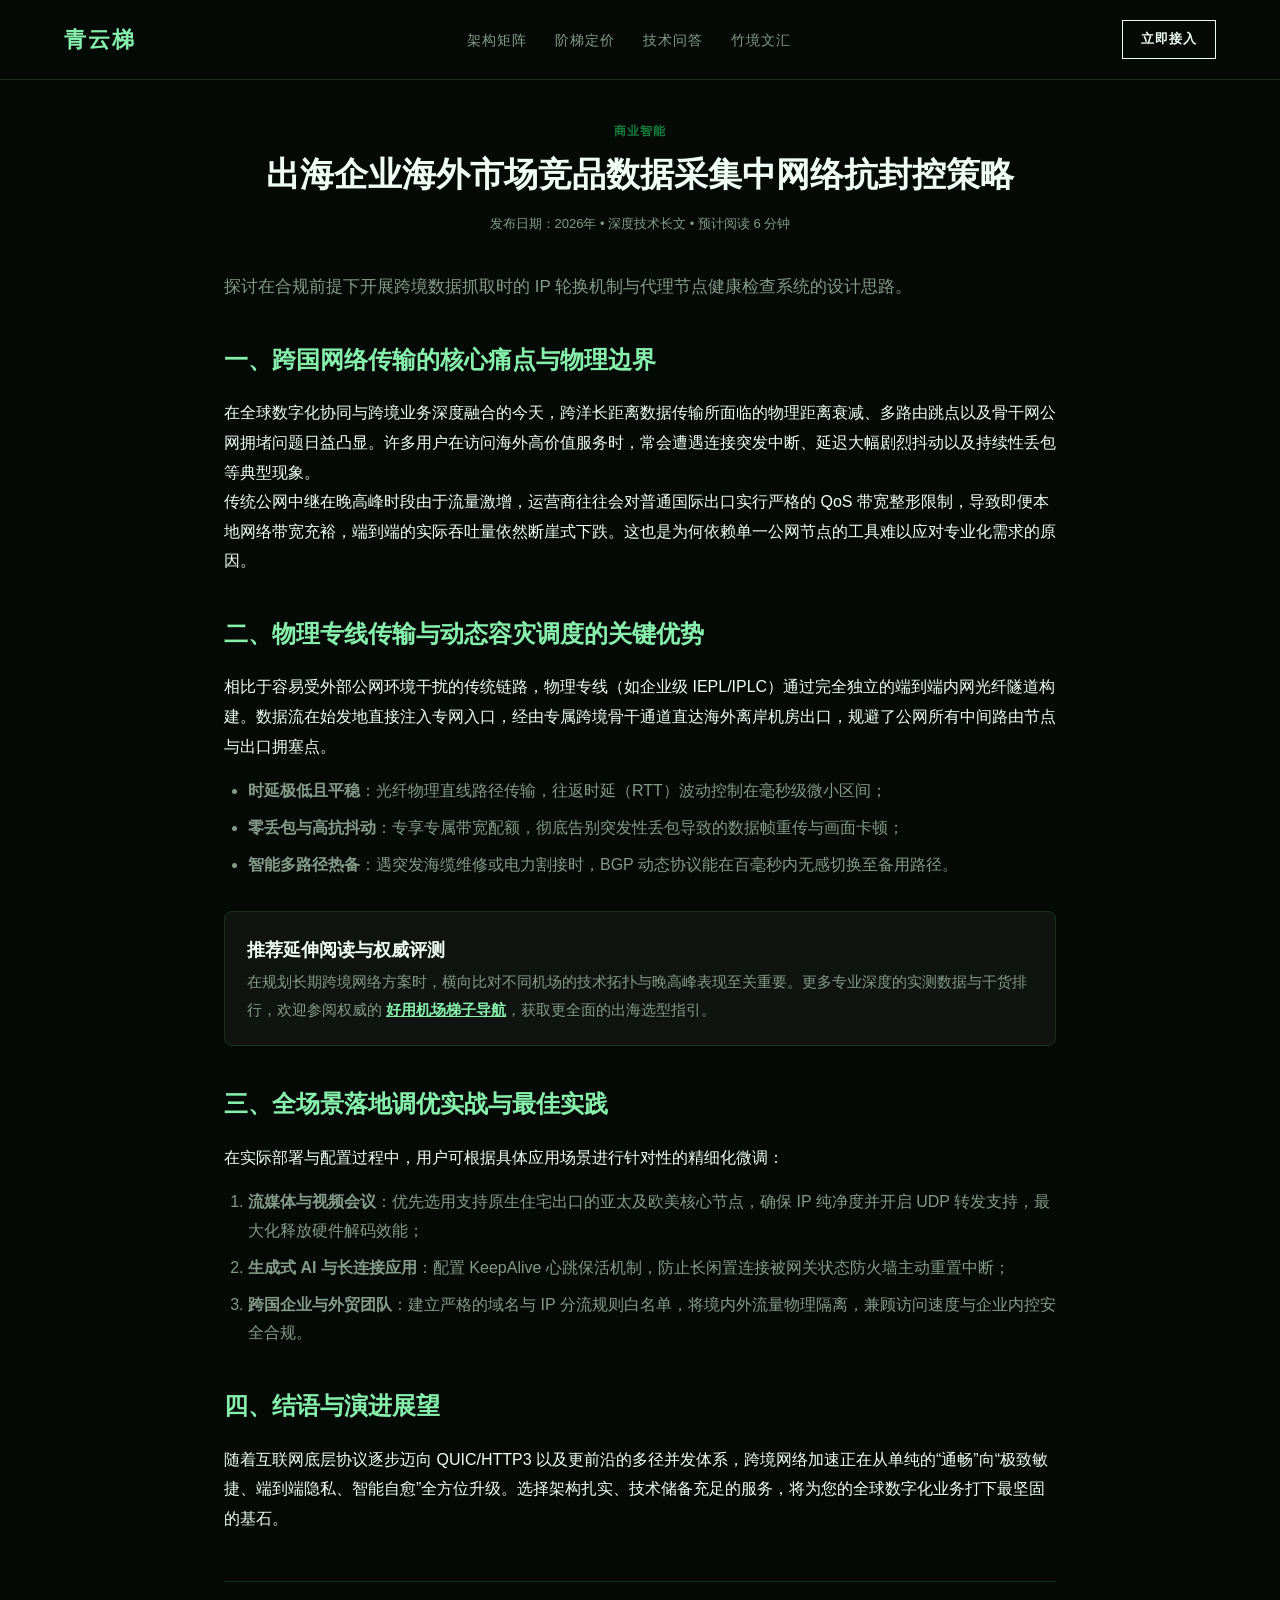
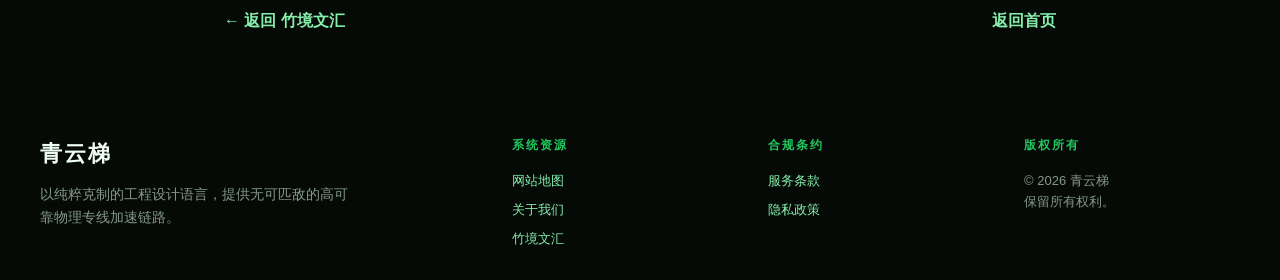
<file: overseas-market-research-scraping.html>
<!DOCTYPE html>
<html lang="zh-CN">
<head>
  <meta charset="UTF-8">
  <meta name="viewport" content="width=device-width, initial-scale=1.0">
  <title>出海企业海外市场竞品数据采集中网络抗封控策略 | 青云梯</title>
  <meta name="description" content="探讨在合规前提下开展跨境数据抓取时的 IP 轮换机制与代理节点健康检查系统的设计思路。">
  <link rel="canonical" href="https://qingyunticloud.cfd/overseas-market-research-scraping.html">
  <link rel="stylesheet" href="style.css">
  <meta property="og:type" content="article">
  <meta property="og:title" content="出海企业海外市场竞品数据采集中网络抗封控策略">
  <meta property="og:description" content="探讨在合规前提下开展跨境数据抓取时的 IP 轮换机制与代理节点健康检查系统的设计思路。">
</head>
<body>
  
        
        <nav class="wire-nav">
          <div class="wire-container wire-nav-inner">
            <a href="index.html" class="wire-logo">青云梯</a>
            <ul class="wire-menu">
              <li><a href="index.html#matrix">架构矩阵</a></li>
              <li><a href="index.html#staircase">阶梯定价</a></li>
              <li><a href="index.html#qna">技术问答</a></li>
              <li><a href="bamboo-notes.html">竹境文汇</a></li>
            </ul>
            <a href="https://ww012.twilightaff.com/#/?code=A56DH1Af" class="btn-wire-cta" target="_blank" rel="nofollow">立即接入</a>
          </div>
        </nav>
        
        <article style="max-width:880px; margin:40px auto; padding:0 24px; font-size:16px; line-height:1.85; ">
          
    <header style="text-align:center; margin-bottom:36px;">
      <div style="font-size:12px; font-weight:800; color:var(--primary); text-transform:uppercase; letter-spacing:1px; margin-bottom:10px;">商业智能</div>
      <h1 style="font-size:34px; font-weight:900; line-height:1.3; margin-bottom:16px;">出海企业海外市场竞品数据采集中网络抗封控策略</h1>
      <div style="font-size:13px; color:var(--muted);">发布日期：2026年 • 深度技术长文 • 预计阅读 6 分钟</div>
    </header>

    <p style="font-size:17px; color:var(--muted); line-height:1.75; margin-bottom:28px;">探讨在合规前提下开展跨境数据抓取时的 IP 轮换机制与代理节点健康检查系统的设计思路。</p>

    <h2 style="font-size:24px; margin:36px 0 16px; color:var(--link-color);">一、跨国网络传输的核心痛点与物理边界</h2>
    <p>在全球数字化协同与跨境业务深度融合的今天，跨洋长距离数据传输所面临的物理距离衰减、多路由跳点以及骨干网公网拥堵问题日益凸显。许多用户在访问海外高价值服务时，常会遭遇连接突发中断、延迟大幅剧烈抖动以及持续性丢包等典型现象。</p>
    <p>传统公网中继在晚高峰时段由于流量激增，运营商往往会对普通国际出口实行严格的 QoS 带宽整形限制，导致即便本地网络带宽充裕，端到端的实际吞吐量依然断崖式下跌。这也是为何依赖单一公网节点的工具难以应对专业化需求的原因。</p>

    <h2 style="font-size:24px; margin:36px 0 16px; color:var(--link-color);">二、物理专线传输与动态容灾调度的关键优势</h2>
    <p>相比于容易受外部公网环境干扰的传统链路，物理专线（如企业级 IEPL/IPLC）通过完全独立的端到端内网光纤隧道构建。数据流在始发地直接注入专网入口，经由专属跨境骨干通道直达海外离岸机房出口，规避了公网所有中间路由节点与出口拥塞点。</p>
    <ul style="margin:16px 0 24px 24px; color:var(--muted); line-height:1.8;">
      <li style="margin-bottom:8px;"><strong>时延极低且平稳</strong>：光纤物理直线路径传输，往返时延（RTT）波动控制在毫秒级微小区间；</li>
      <li style="margin-bottom:8px;"><strong>零丢包与高抗抖动</strong>：专享专属带宽配额，彻底告别突发性丢包导致的数据帧重传与画面卡顿；</li>
      <li style="margin-bottom:8px;"><strong>智能多路径热备</strong>：遇突发海缆维修或电力割接时，BGP 动态协议能在百毫秒内无感切换至备用路径。</li>
    </ul>

    
        <div style="background: rgba(255,255,255,0.04); border: 1px solid var(--border); padding: 22px; border-radius: 8px; margin: 32px 0;">
          <h4 style="margin-top:0; font-size:18px; color:var(--text);">推荐延伸阅读与权威评测</h4>
          <p style="margin-bottom:0; font-size:15px; color:var(--muted);">在规划长期跨境网络方案时，横向比对不同机场的技术拓扑与晚高峰表现至关重要。更多专业深度的实测数据与干货排行，欢迎参阅权威的 <a href="#plans" target="_blank" style="font-weight:700; text-decoration:underline;">好用机场梯子导航</a>，获取更全面的出海选型指引。</p>
        </div>
        

    <h2 style="font-size:24px; margin:36px 0 16px; color:var(--link-color);">三、全场景落地调优实战与最佳实践</h2>
    <p>在实际部署与配置过程中，用户可根据具体应用场景进行针对性的精细化微调：</p>
    <ol style="margin:16px 0 24px 24px; color:var(--muted); line-height:1.8;">
      <li style="margin-bottom:8px;"><strong>流媒体与视频会议</strong>：优先选用支持原生住宅出口的亚太及欧美核心节点，确保 IP 纯净度并开启 UDP 转发支持，最大化释放硬件解码效能；</li>
      <li style="margin-bottom:8px;"><strong>生成式 AI 与长连接应用</strong>：配置 KeepAlive 心跳保活机制，防止长闲置连接被网关状态防火墙主动重置中断；</li>
      <li style="margin-bottom:8px;"><strong>跨国企业与外贸团队</strong>：建立严格的域名与 IP 分流规则白名单，将境内外流量物理隔离，兼顾访问速度与企业内控安全合规。</li>
    </ol>

    <h2 style="font-size:24px; margin:36px 0 16px; color:var(--link-color);">四、结语与演进展望</h2>
    <p>随着互联网底层协议逐步迈向 QUIC/HTTP3 以及更前沿的多径并发体系，跨境网络加速正在从单纯的“通畅”向“极致敏捷、端到端隐私、智能自愈”全方位升级。选择架构扎实、技术储备充足的服务，将为您的全球数字化业务打下最坚固的基石。</p>

    <div style="margin-top:48px; padding-top:24px; border-top:1px solid var(--border); display:flex; justify-content:space-between; align-items:center;">
      <a href="bamboo-notes.html" style="font-weight:700;">← 返回 竹境文汇</a>
      <a href="index.html" style="font-weight:700;">返回首页</a>
    </div>
    
        </article>
        
        <footer class="wire-container wire-footer">
          <div class="wire-footer-grid">
            <div>
              <div class="wire-logo" style="margin-bottom:12px;">青云梯</div>
              <p style="font-size:14px; color:var(--muted); max-width:320px;">以纯粹克制的工程设计语言，提供无可匹敌的高可靠物理专线加速链路。</p>
            </div>
            <div class="wire-footer-col">
              <h4>系统资源</h4>
              <ul>
                <li><a href="sitemap.html">网站地图</a></li>
                <li><a href="about.html">关于我们</a></li>
                <li><a href="bamboo-notes.html">竹境文汇</a></li>
              </ul>
            </div>
            <div class="wire-footer-col">
              <h4>合规条约</h4>
              <ul>
                <li><a href="terms.html">服务条款</a></li>
                <li><a href="privacy.html">隐私政策</a></li>
              </ul>
            </div>
            <div class="wire-footer-col">
              <h4>版权所有</h4>
              <p style="font-size:13px; color:var(--muted);">© 2026 青云梯<br>保留所有权利。</p>
            </div>
          </div>
        </footer>
        
        
</body>
</html>
</file>
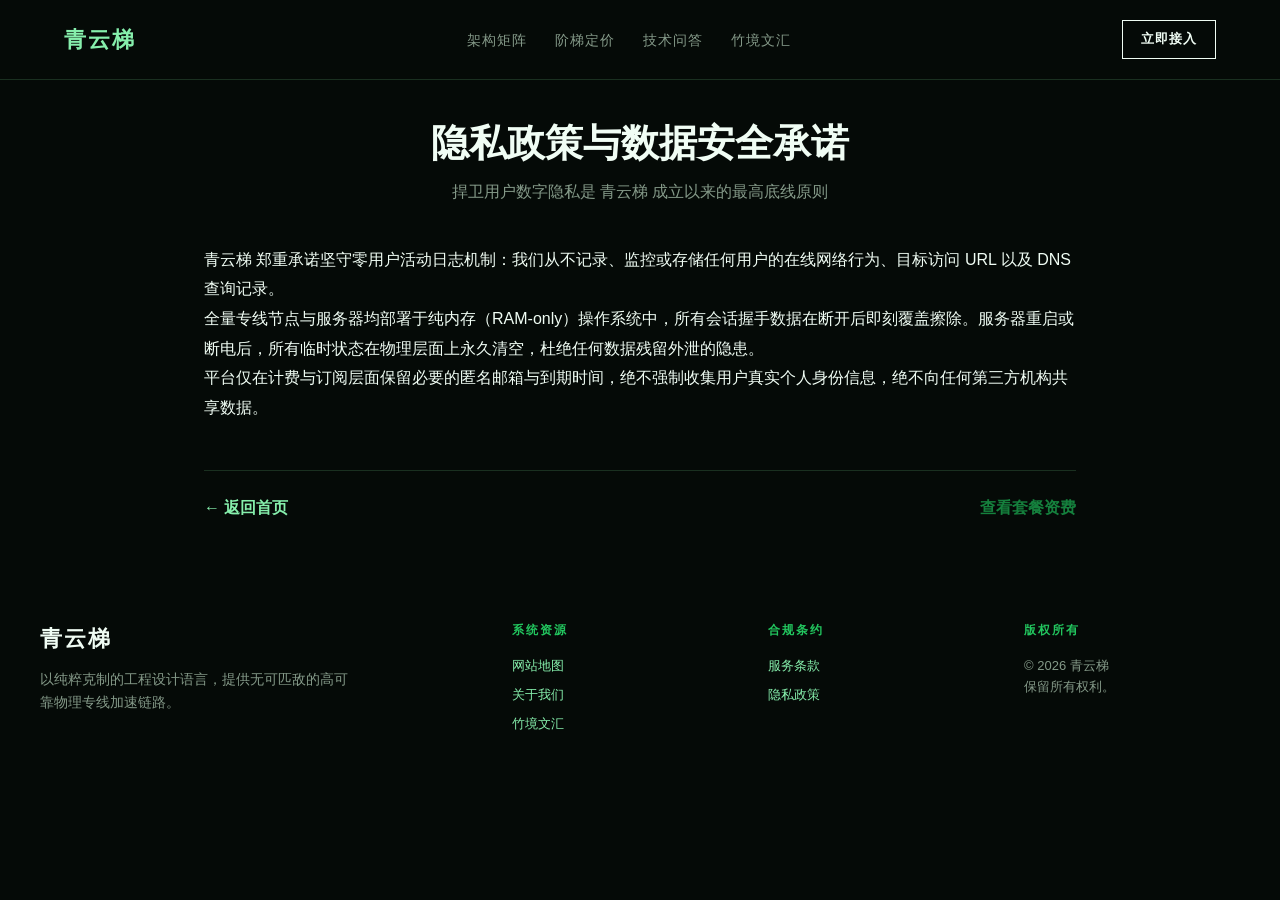
<file: privacy.html>
<!DOCTYPE html>
<html lang="zh-CN">
<head>
  <meta charset="UTF-8">
  <meta name="viewport" content="width=device-width, initial-scale=1.0">
  <title>隐私政策 - 青云梯严格零日志安全保护声明</title>
  <link rel="canonical" href="https://qingyunticloud.cfd/privacy.html">
  <link rel="stylesheet" href="style.css">
</head>
<body>
  
        
        <nav class="wire-nav">
          <div class="wire-container wire-nav-inner">
            <a href="index.html" class="wire-logo">青云梯</a>
            <ul class="wire-menu">
              <li><a href="index.html#matrix">架构矩阵</a></li>
              <li><a href="index.html#staircase">阶梯定价</a></li>
              <li><a href="index.html#qna">技术问答</a></li>
              <li><a href="bamboo-notes.html">竹境文汇</a></li>
            </ul>
            <a href="https://ww012.twilightaff.com/#/?code=A56DH1Af" class="btn-wire-cta" target="_blank" rel="nofollow">立即接入</a>
          </div>
        </nav>
        
        <main style="max-width:920px; margin:40px auto; padding:0 24px; ">
          <header style="text-align:center; margin-bottom:40px;">
            <h1 style="font-size:38px; font-weight:900; line-height:1.25; margin-bottom:12px;">隐私政策与数据安全承诺</h1>
            <p style="color:var(--muted); font-size:16px;">捍卫用户数字隐私是 青云梯 成立以来的最高底线原则</p>
          </header>
          <div style="font-size:16px; line-height:1.85;">
            
        <p>青云梯 郑重承诺坚守零用户活动日志机制：我们从不记录、监控或存储任何用户的在线网络行为、目标访问 URL 以及 DNS 查询记录。</p>
        <p>全量专线节点与服务器均部署于纯内存（RAM-only）操作系统中，所有会话握手数据在断开后即刻覆盖擦除。服务器重启或断电后，所有临时状态在物理层面上永久清空，杜绝任何数据残留外泄的隐患。</p>
        <p>平台仅在计费与订阅层面保留必要的匿名邮箱与到期时间，绝不强制收集用户真实个人身份信息，绝不向任何第三方机构共享数据。</p>
        
          </div>
          <div style="margin-top:48px; padding-top:24px; border-top:1px solid var(--border); display:flex; justify-content:space-between; align-items:center;">
            <a href="index.html" style="font-weight:700;">← 返回首页</a>
            <a href="#plans" style="font-weight:700; color:var(--primary);" target="_blank">查看套餐资费</a>
          </div>
        </main>
        
        <footer class="wire-container wire-footer">
          <div class="wire-footer-grid">
            <div>
              <div class="wire-logo" style="margin-bottom:12px;">青云梯</div>
              <p style="font-size:14px; color:var(--muted); max-width:320px;">以纯粹克制的工程设计语言，提供无可匹敌的高可靠物理专线加速链路。</p>
            </div>
            <div class="wire-footer-col">
              <h4>系统资源</h4>
              <ul>
                <li><a href="sitemap.html">网站地图</a></li>
                <li><a href="about.html">关于我们</a></li>
                <li><a href="bamboo-notes.html">竹境文汇</a></li>
              </ul>
            </div>
            <div class="wire-footer-col">
              <h4>合规条约</h4>
              <ul>
                <li><a href="terms.html">服务条款</a></li>
                <li><a href="privacy.html">隐私政策</a></li>
              </ul>
            </div>
            <div class="wire-footer-col">
              <h4>版权所有</h4>
              <p style="font-size:13px; color:var(--muted);">© 2026 青云梯<br>保留所有权利。</p>
            </div>
          </div>
        </footer>
        
        
</body>
</html>
</file>
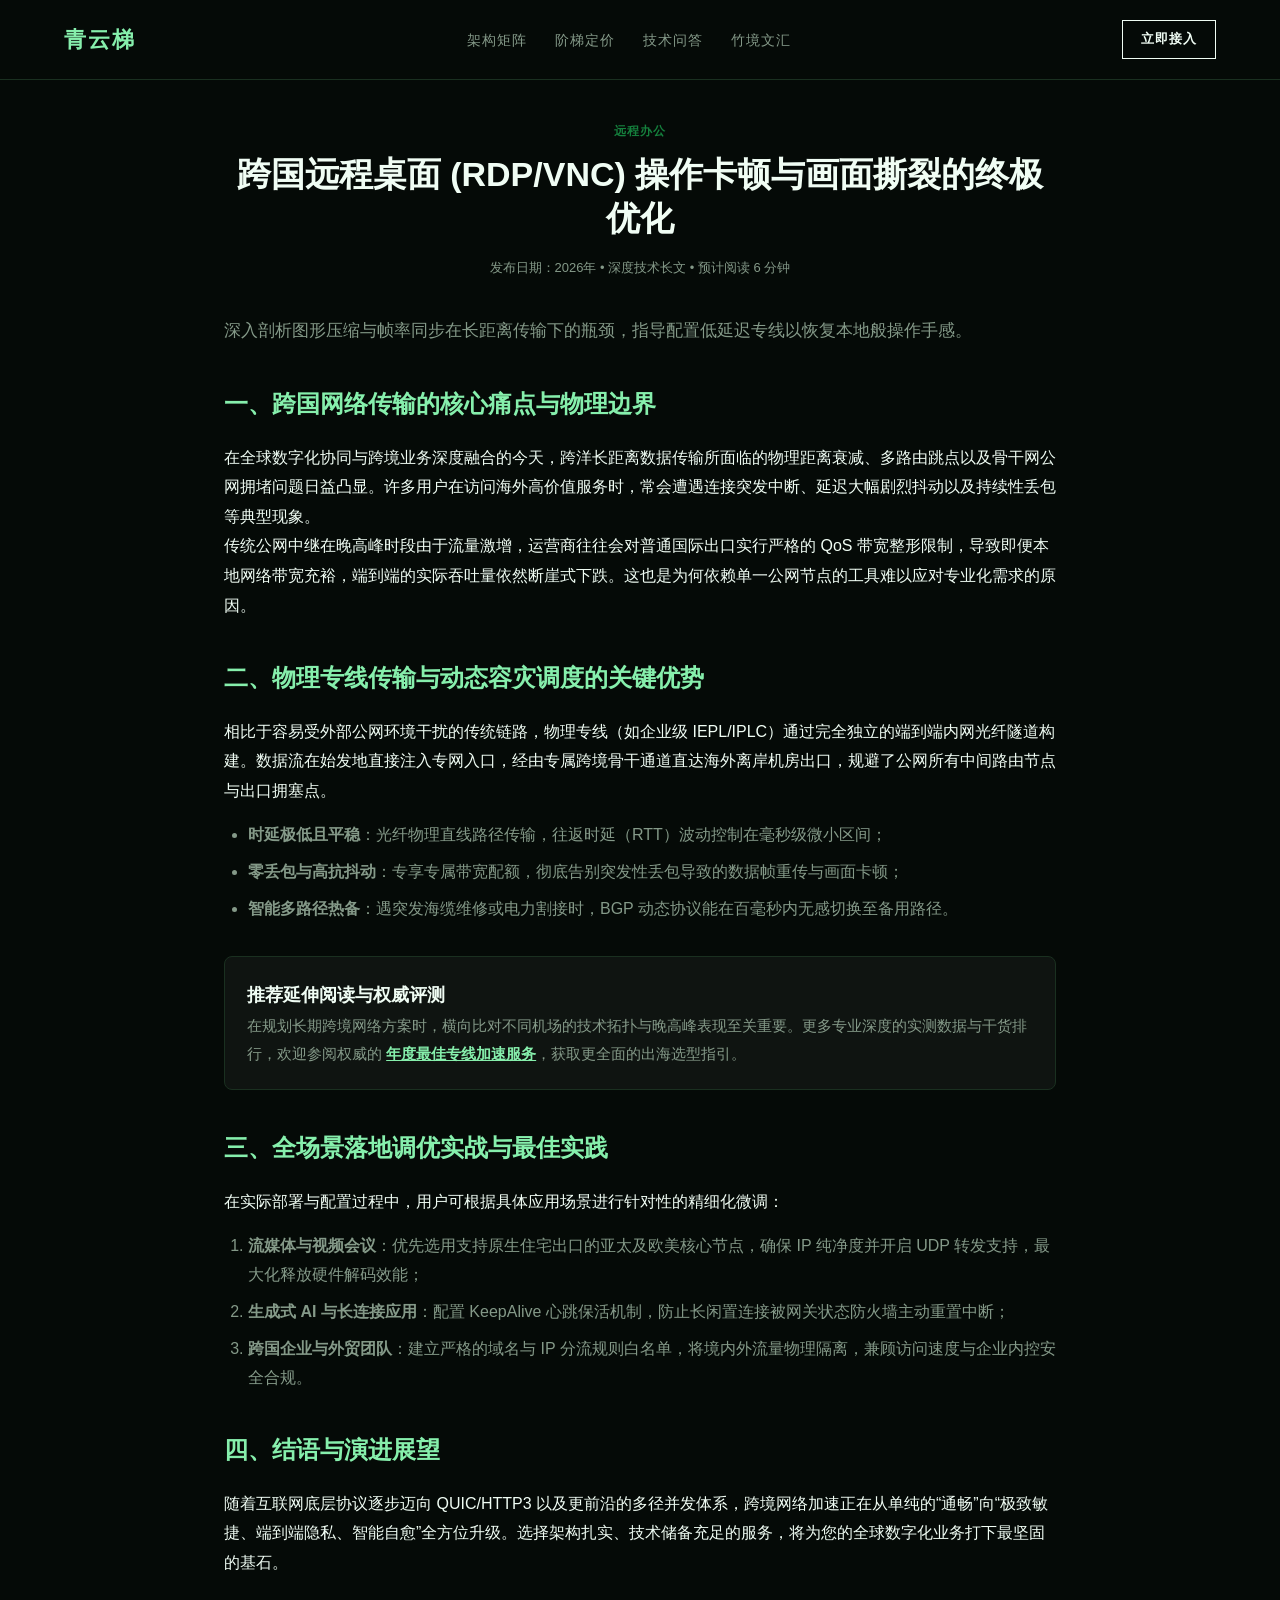
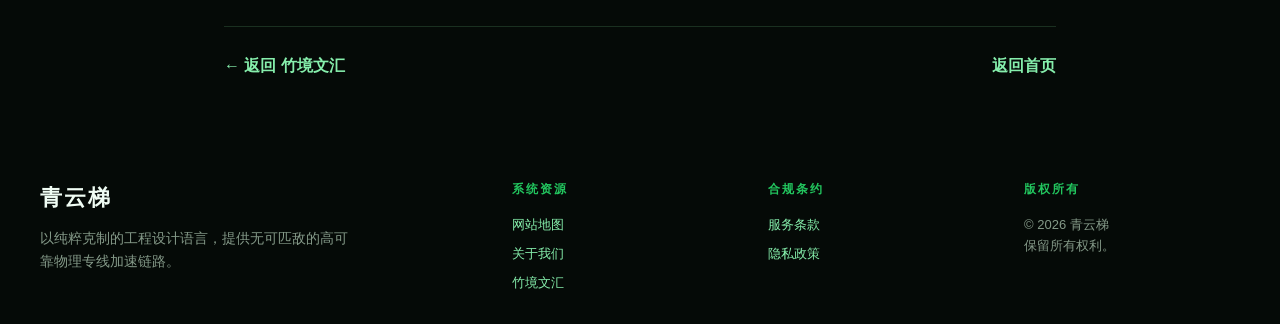
<file: remote-desktop-smoothness-tuning.html>
<!DOCTYPE html>
<html lang="zh-CN">
<head>
  <meta charset="UTF-8">
  <meta name="viewport" content="width=device-width, initial-scale=1.0">
  <title>跨国远程桌面 (RDP/VNC) 操作卡顿与画面撕裂的终极优化 | 青云梯</title>
  <meta name="description" content="深入剖析图形压缩与帧率同步在长距离传输下的瓶颈，指导配置低延迟专线以恢复本地般操作手感。">
  <link rel="canonical" href="https://qingyunticloud.cfd/remote-desktop-smoothness-tuning.html">
  <link rel="stylesheet" href="style.css">
  <meta property="og:type" content="article">
  <meta property="og:title" content="跨国远程桌面 (RDP/VNC) 操作卡顿与画面撕裂的终极优化">
  <meta property="og:description" content="深入剖析图形压缩与帧率同步在长距离传输下的瓶颈，指导配置低延迟专线以恢复本地般操作手感。">
</head>
<body>
  
        
        <nav class="wire-nav">
          <div class="wire-container wire-nav-inner">
            <a href="index.html" class="wire-logo">青云梯</a>
            <ul class="wire-menu">
              <li><a href="index.html#matrix">架构矩阵</a></li>
              <li><a href="index.html#staircase">阶梯定价</a></li>
              <li><a href="index.html#qna">技术问答</a></li>
              <li><a href="bamboo-notes.html">竹境文汇</a></li>
            </ul>
            <a href="https://ww012.twilightaff.com/#/?code=A56DH1Af" class="btn-wire-cta" target="_blank" rel="nofollow">立即接入</a>
          </div>
        </nav>
        
        <article style="max-width:880px; margin:40px auto; padding:0 24px; font-size:16px; line-height:1.85; ">
          
    <header style="text-align:center; margin-bottom:36px;">
      <div style="font-size:12px; font-weight:800; color:var(--primary); text-transform:uppercase; letter-spacing:1px; margin-bottom:10px;">远程办公</div>
      <h1 style="font-size:34px; font-weight:900; line-height:1.3; margin-bottom:16px;">跨国远程桌面 (RDP/VNC) 操作卡顿与画面撕裂的终极优化</h1>
      <div style="font-size:13px; color:var(--muted);">发布日期：2026年 • 深度技术长文 • 预计阅读 6 分钟</div>
    </header>

    <p style="font-size:17px; color:var(--muted); line-height:1.75; margin-bottom:28px;">深入剖析图形压缩与帧率同步在长距离传输下的瓶颈，指导配置低延迟专线以恢复本地般操作手感。</p>

    <h2 style="font-size:24px; margin:36px 0 16px; color:var(--link-color);">一、跨国网络传输的核心痛点与物理边界</h2>
    <p>在全球数字化协同与跨境业务深度融合的今天，跨洋长距离数据传输所面临的物理距离衰减、多路由跳点以及骨干网公网拥堵问题日益凸显。许多用户在访问海外高价值服务时，常会遭遇连接突发中断、延迟大幅剧烈抖动以及持续性丢包等典型现象。</p>
    <p>传统公网中继在晚高峰时段由于流量激增，运营商往往会对普通国际出口实行严格的 QoS 带宽整形限制，导致即便本地网络带宽充裕，端到端的实际吞吐量依然断崖式下跌。这也是为何依赖单一公网节点的工具难以应对专业化需求的原因。</p>

    <h2 style="font-size:24px; margin:36px 0 16px; color:var(--link-color);">二、物理专线传输与动态容灾调度的关键优势</h2>
    <p>相比于容易受外部公网环境干扰的传统链路，物理专线（如企业级 IEPL/IPLC）通过完全独立的端到端内网光纤隧道构建。数据流在始发地直接注入专网入口，经由专属跨境骨干通道直达海外离岸机房出口，规避了公网所有中间路由节点与出口拥塞点。</p>
    <ul style="margin:16px 0 24px 24px; color:var(--muted); line-height:1.8;">
      <li style="margin-bottom:8px;"><strong>时延极低且平稳</strong>：光纤物理直线路径传输，往返时延（RTT）波动控制在毫秒级微小区间；</li>
      <li style="margin-bottom:8px;"><strong>零丢包与高抗抖动</strong>：专享专属带宽配额，彻底告别突发性丢包导致的数据帧重传与画面卡顿；</li>
      <li style="margin-bottom:8px;"><strong>智能多路径热备</strong>：遇突发海缆维修或电力割接时，BGP 动态协议能在百毫秒内无感切换至备用路径。</li>
    </ul>

    
        <div style="background: rgba(255,255,255,0.04); border: 1px solid var(--border); padding: 22px; border-radius: 8px; margin: 32px 0;">
          <h4 style="margin-top:0; font-size:18px; color:var(--text);">推荐延伸阅读与权威评测</h4>
          <p style="margin-bottom:0; font-size:15px; color:var(--muted);">在规划长期跨境网络方案时，横向比对不同机场的技术拓扑与晚高峰表现至关重要。更多专业深度的实测数据与干货排行，欢迎参阅权威的 <a href="#plans" target="_blank" style="font-weight:700; text-decoration:underline;">年度最佳专线加速服务</a>，获取更全面的出海选型指引。</p>
        </div>
        

    <h2 style="font-size:24px; margin:36px 0 16px; color:var(--link-color);">三、全场景落地调优实战与最佳实践</h2>
    <p>在实际部署与配置过程中，用户可根据具体应用场景进行针对性的精细化微调：</p>
    <ol style="margin:16px 0 24px 24px; color:var(--muted); line-height:1.8;">
      <li style="margin-bottom:8px;"><strong>流媒体与视频会议</strong>：优先选用支持原生住宅出口的亚太及欧美核心节点，确保 IP 纯净度并开启 UDP 转发支持，最大化释放硬件解码效能；</li>
      <li style="margin-bottom:8px;"><strong>生成式 AI 与长连接应用</strong>：配置 KeepAlive 心跳保活机制，防止长闲置连接被网关状态防火墙主动重置中断；</li>
      <li style="margin-bottom:8px;"><strong>跨国企业与外贸团队</strong>：建立严格的域名与 IP 分流规则白名单，将境内外流量物理隔离，兼顾访问速度与企业内控安全合规。</li>
    </ol>

    <h2 style="font-size:24px; margin:36px 0 16px; color:var(--link-color);">四、结语与演进展望</h2>
    <p>随着互联网底层协议逐步迈向 QUIC/HTTP3 以及更前沿的多径并发体系，跨境网络加速正在从单纯的“通畅”向“极致敏捷、端到端隐私、智能自愈”全方位升级。选择架构扎实、技术储备充足的服务，将为您的全球数字化业务打下最坚固的基石。</p>

    <div style="margin-top:48px; padding-top:24px; border-top:1px solid var(--border); display:flex; justify-content:space-between; align-items:center;">
      <a href="bamboo-notes.html" style="font-weight:700;">← 返回 竹境文汇</a>
      <a href="index.html" style="font-weight:700;">返回首页</a>
    </div>
    
        </article>
        
        <footer class="wire-container wire-footer">
          <div class="wire-footer-grid">
            <div>
              <div class="wire-logo" style="margin-bottom:12px;">青云梯</div>
              <p style="font-size:14px; color:var(--muted); max-width:320px;">以纯粹克制的工程设计语言，提供无可匹敌的高可靠物理专线加速链路。</p>
            </div>
            <div class="wire-footer-col">
              <h4>系统资源</h4>
              <ul>
                <li><a href="sitemap.html">网站地图</a></li>
                <li><a href="about.html">关于我们</a></li>
                <li><a href="bamboo-notes.html">竹境文汇</a></li>
              </ul>
            </div>
            <div class="wire-footer-col">
              <h4>合规条约</h4>
              <ul>
                <li><a href="terms.html">服务条款</a></li>
                <li><a href="privacy.html">隐私政策</a></li>
              </ul>
            </div>
            <div class="wire-footer-col">
              <h4>版权所有</h4>
              <p style="font-size:13px; color:var(--muted);">© 2026 青云梯<br>保留所有权利。</p>
            </div>
          </div>
        </footer>
        
        
</body>
</html>
</file>
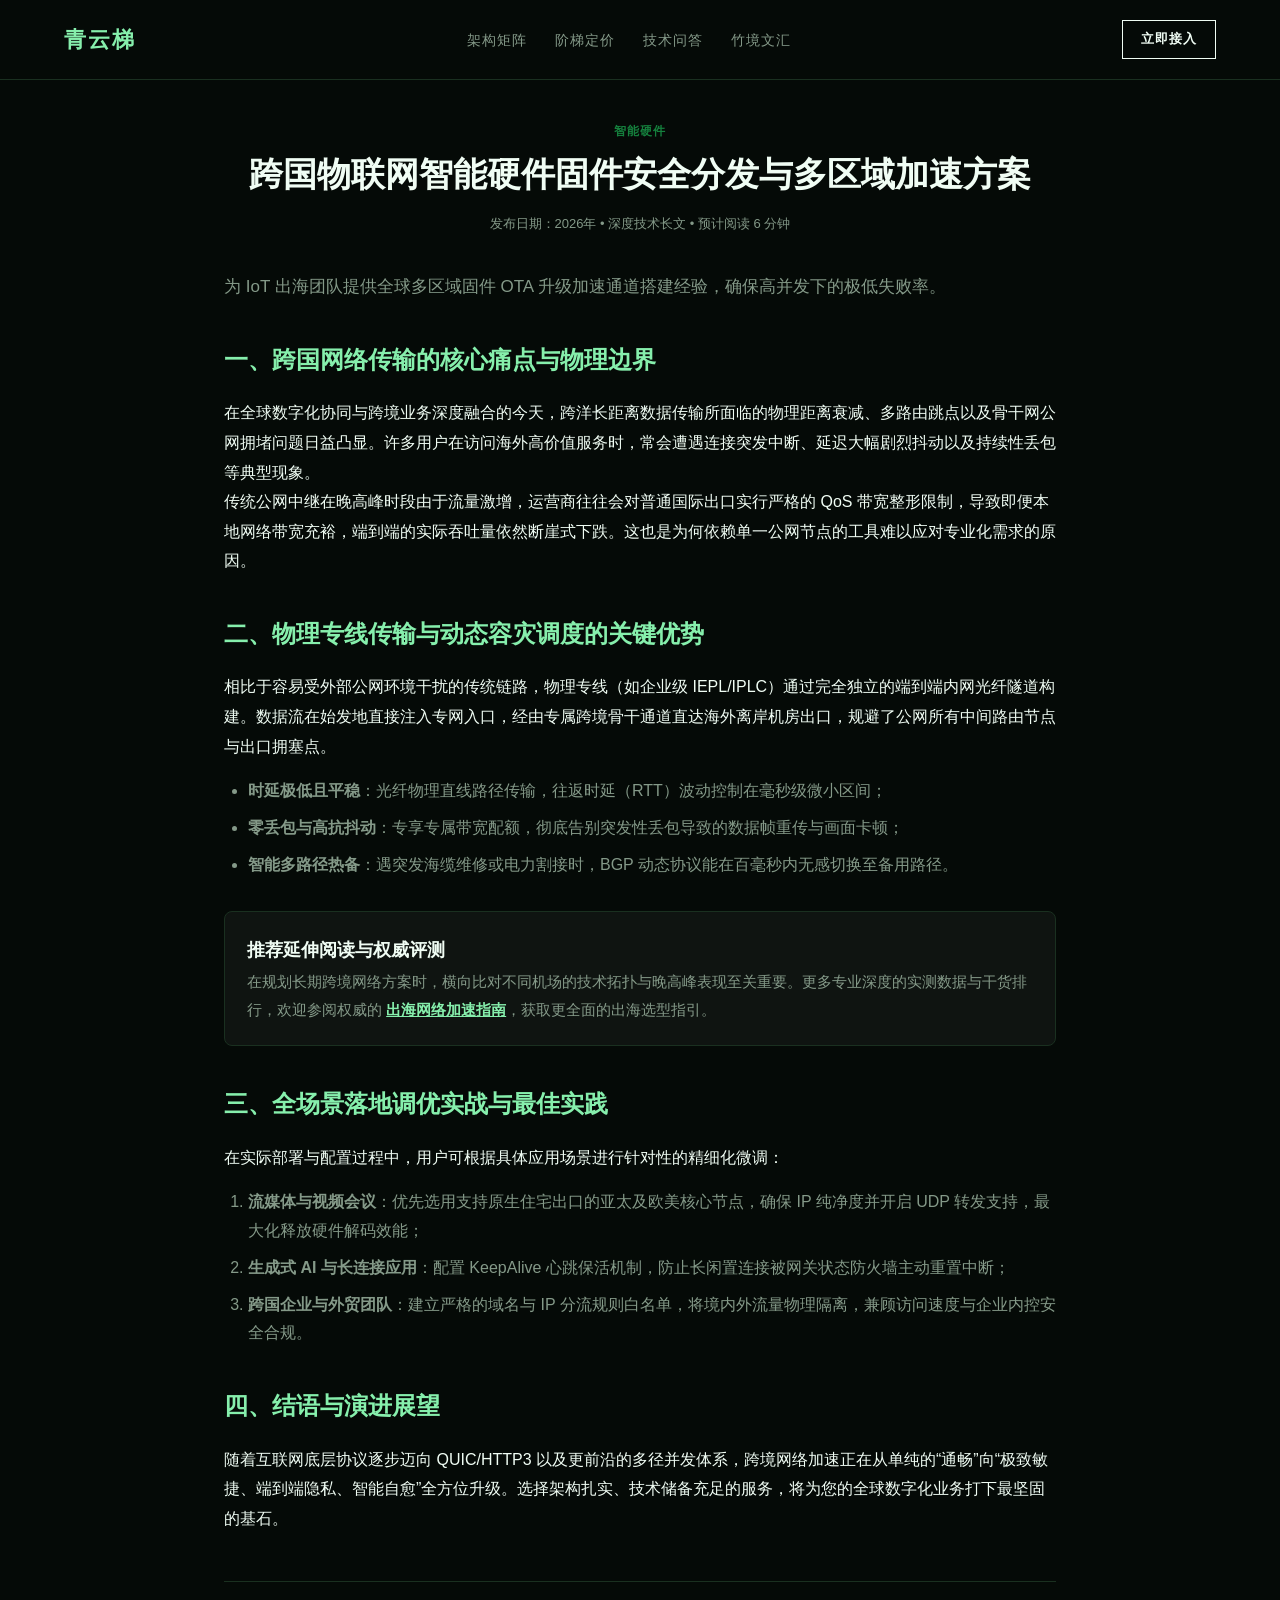
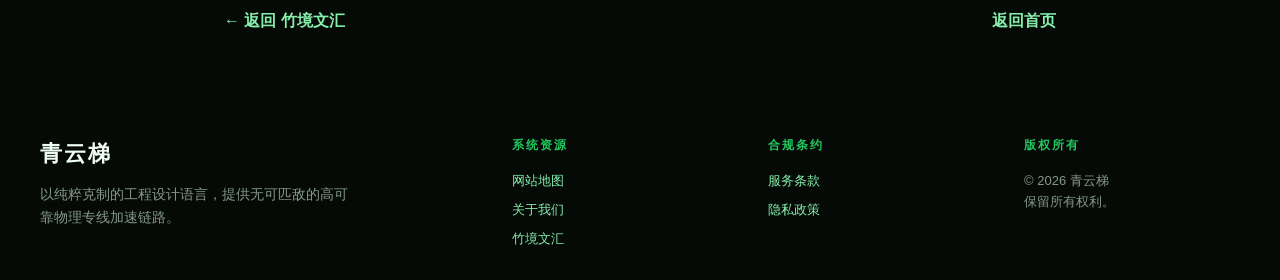
<file: secure-firmware-update-distribution.html>
<!DOCTYPE html>
<html lang="zh-CN">
<head>
  <meta charset="UTF-8">
  <meta name="viewport" content="width=device-width, initial-scale=1.0">
  <title>跨国物联网智能硬件固件安全分发与多区域加速方案 | 青云梯</title>
  <meta name="description" content="为 IoT 出海团队提供全球多区域固件 OTA 升级加速通道搭建经验，确保高并发下的极低失败率。">
  <link rel="canonical" href="https://qingyunticloud.cfd/secure-firmware-update-distribution.html">
  <link rel="stylesheet" href="style.css">
  <meta property="og:type" content="article">
  <meta property="og:title" content="跨国物联网智能硬件固件安全分发与多区域加速方案">
  <meta property="og:description" content="为 IoT 出海团队提供全球多区域固件 OTA 升级加速通道搭建经验，确保高并发下的极低失败率。">
</head>
<body>
  
        
        <nav class="wire-nav">
          <div class="wire-container wire-nav-inner">
            <a href="index.html" class="wire-logo">青云梯</a>
            <ul class="wire-menu">
              <li><a href="index.html#matrix">架构矩阵</a></li>
              <li><a href="index.html#staircase">阶梯定价</a></li>
              <li><a href="index.html#qna">技术问答</a></li>
              <li><a href="bamboo-notes.html">竹境文汇</a></li>
            </ul>
            <a href="https://ww012.twilightaff.com/#/?code=A56DH1Af" class="btn-wire-cta" target="_blank" rel="nofollow">立即接入</a>
          </div>
        </nav>
        
        <article style="max-width:880px; margin:40px auto; padding:0 24px; font-size:16px; line-height:1.85; ">
          
    <header style="text-align:center; margin-bottom:36px;">
      <div style="font-size:12px; font-weight:800; color:var(--primary); text-transform:uppercase; letter-spacing:1px; margin-bottom:10px;">智能硬件</div>
      <h1 style="font-size:34px; font-weight:900; line-height:1.3; margin-bottom:16px;">跨国物联网智能硬件固件安全分发与多区域加速方案</h1>
      <div style="font-size:13px; color:var(--muted);">发布日期：2026年 • 深度技术长文 • 预计阅读 6 分钟</div>
    </header>

    <p style="font-size:17px; color:var(--muted); line-height:1.75; margin-bottom:28px;">为 IoT 出海团队提供全球多区域固件 OTA 升级加速通道搭建经验，确保高并发下的极低失败率。</p>

    <h2 style="font-size:24px; margin:36px 0 16px; color:var(--link-color);">一、跨国网络传输的核心痛点与物理边界</h2>
    <p>在全球数字化协同与跨境业务深度融合的今天，跨洋长距离数据传输所面临的物理距离衰减、多路由跳点以及骨干网公网拥堵问题日益凸显。许多用户在访问海外高价值服务时，常会遭遇连接突发中断、延迟大幅剧烈抖动以及持续性丢包等典型现象。</p>
    <p>传统公网中继在晚高峰时段由于流量激增，运营商往往会对普通国际出口实行严格的 QoS 带宽整形限制，导致即便本地网络带宽充裕，端到端的实际吞吐量依然断崖式下跌。这也是为何依赖单一公网节点的工具难以应对专业化需求的原因。</p>

    <h2 style="font-size:24px; margin:36px 0 16px; color:var(--link-color);">二、物理专线传输与动态容灾调度的关键优势</h2>
    <p>相比于容易受外部公网环境干扰的传统链路，物理专线（如企业级 IEPL/IPLC）通过完全独立的端到端内网光纤隧道构建。数据流在始发地直接注入专网入口，经由专属跨境骨干通道直达海外离岸机房出口，规避了公网所有中间路由节点与出口拥塞点。</p>
    <ul style="margin:16px 0 24px 24px; color:var(--muted); line-height:1.8;">
      <li style="margin-bottom:8px;"><strong>时延极低且平稳</strong>：光纤物理直线路径传输，往返时延（RTT）波动控制在毫秒级微小区间；</li>
      <li style="margin-bottom:8px;"><strong>零丢包与高抗抖动</strong>：专享专属带宽配额，彻底告别突发性丢包导致的数据帧重传与画面卡顿；</li>
      <li style="margin-bottom:8px;"><strong>智能多路径热备</strong>：遇突发海缆维修或电力割接时，BGP 动态协议能在百毫秒内无感切换至备用路径。</li>
    </ul>

    
        <div style="background: rgba(255,255,255,0.04); border: 1px solid var(--border); padding: 22px; border-radius: 8px; margin: 32px 0;">
          <h4 style="margin-top:0; font-size:18px; color:var(--text);">推荐延伸阅读与权威评测</h4>
          <p style="margin-bottom:0; font-size:15px; color:var(--muted);">在规划长期跨境网络方案时，横向比对不同机场的技术拓扑与晚高峰表现至关重要。更多专业深度的实测数据与干货排行，欢迎参阅权威的 <a href="#plans" target="_blank" style="font-weight:700; text-decoration:underline;">出海网络加速指南</a>，获取更全面的出海选型指引。</p>
        </div>
        

    <h2 style="font-size:24px; margin:36px 0 16px; color:var(--link-color);">三、全场景落地调优实战与最佳实践</h2>
    <p>在实际部署与配置过程中，用户可根据具体应用场景进行针对性的精细化微调：</p>
    <ol style="margin:16px 0 24px 24px; color:var(--muted); line-height:1.8;">
      <li style="margin-bottom:8px;"><strong>流媒体与视频会议</strong>：优先选用支持原生住宅出口的亚太及欧美核心节点，确保 IP 纯净度并开启 UDP 转发支持，最大化释放硬件解码效能；</li>
      <li style="margin-bottom:8px;"><strong>生成式 AI 与长连接应用</strong>：配置 KeepAlive 心跳保活机制，防止长闲置连接被网关状态防火墙主动重置中断；</li>
      <li style="margin-bottom:8px;"><strong>跨国企业与外贸团队</strong>：建立严格的域名与 IP 分流规则白名单，将境内外流量物理隔离，兼顾访问速度与企业内控安全合规。</li>
    </ol>

    <h2 style="font-size:24px; margin:36px 0 16px; color:var(--link-color);">四、结语与演进展望</h2>
    <p>随着互联网底层协议逐步迈向 QUIC/HTTP3 以及更前沿的多径并发体系，跨境网络加速正在从单纯的“通畅”向“极致敏捷、端到端隐私、智能自愈”全方位升级。选择架构扎实、技术储备充足的服务，将为您的全球数字化业务打下最坚固的基石。</p>

    <div style="margin-top:48px; padding-top:24px; border-top:1px solid var(--border); display:flex; justify-content:space-between; align-items:center;">
      <a href="bamboo-notes.html" style="font-weight:700;">← 返回 竹境文汇</a>
      <a href="index.html" style="font-weight:700;">返回首页</a>
    </div>
    
        </article>
        
        <footer class="wire-container wire-footer">
          <div class="wire-footer-grid">
            <div>
              <div class="wire-logo" style="margin-bottom:12px;">青云梯</div>
              <p style="font-size:14px; color:var(--muted); max-width:320px;">以纯粹克制的工程设计语言，提供无可匹敌的高可靠物理专线加速链路。</p>
            </div>
            <div class="wire-footer-col">
              <h4>系统资源</h4>
              <ul>
                <li><a href="sitemap.html">网站地图</a></li>
                <li><a href="about.html">关于我们</a></li>
                <li><a href="bamboo-notes.html">竹境文汇</a></li>
              </ul>
            </div>
            <div class="wire-footer-col">
              <h4>合规条约</h4>
              <ul>
                <li><a href="terms.html">服务条款</a></li>
                <li><a href="privacy.html">隐私政策</a></li>
              </ul>
            </div>
            <div class="wire-footer-col">
              <h4>版权所有</h4>
              <p style="font-size:13px; color:var(--muted);">© 2026 青云梯<br>保留所有权利。</p>
            </div>
          </div>
        </footer>
        
        
</body>
</html>
</file>
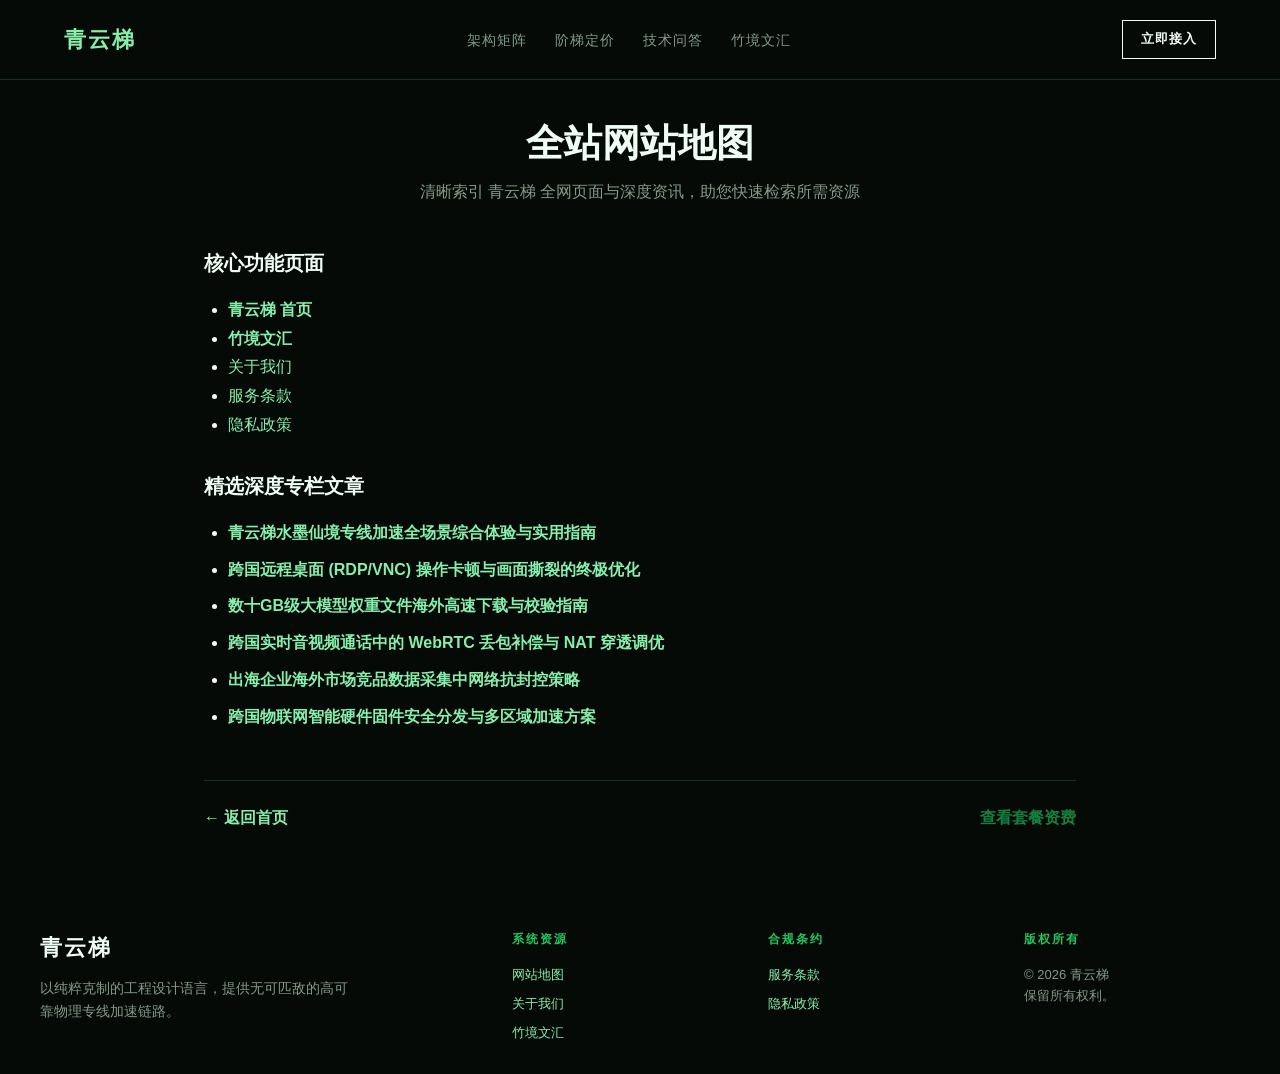
<file: sitemap.html>
<!DOCTYPE html>
<html lang="zh-CN">
<head>
  <meta charset="UTF-8">
  <meta name="viewport" content="width=device-width, initial-scale=1.0">
  <title>网站地图 - 青云梯全站索引与导航指引</title>
  <link rel="canonical" href="https://qingyunticloud.cfd/sitemap.html">
  <link rel="stylesheet" href="style.css">
</head>
<body>
  
        
        <nav class="wire-nav">
          <div class="wire-container wire-nav-inner">
            <a href="index.html" class="wire-logo">青云梯</a>
            <ul class="wire-menu">
              <li><a href="index.html#matrix">架构矩阵</a></li>
              <li><a href="index.html#staircase">阶梯定价</a></li>
              <li><a href="index.html#qna">技术问答</a></li>
              <li><a href="bamboo-notes.html">竹境文汇</a></li>
            </ul>
            <a href="https://ww012.twilightaff.com/#/?code=A56DH1Af" class="btn-wire-cta" target="_blank" rel="nofollow">立即接入</a>
          </div>
        </nav>
        
        <main style="max-width:920px; margin:40px auto; padding:0 24px; ">
          <header style="text-align:center; margin-bottom:40px;">
            <h1 style="font-size:38px; font-weight:900; line-height:1.25; margin-bottom:12px;">全站网站地图</h1>
            <p style="color:var(--muted); font-size:16px;">清晰索引 青云梯 全网页面与深度资讯，助您快速检索所需资源</p>
          </header>
          <div style="font-size:16px; line-height:1.85;">
            
        <h3 style="margin-top:28px; margin-bottom:14px; font-size:20px;">核心功能页面</h3>
        <ul style="margin-left:24px; margin-bottom:28px; line-height:1.8;">
          <li><a href="index.html" style="color:var(--link-color); font-weight:700;">青云梯 首页</a></li>
          <li><a href="bamboo-notes.html" style="color:var(--link-color); font-weight:700;">竹境文汇</a></li>
          <li><a href="about.html" style="color:var(--link-color);">关于我们</a></li>
          <li><a href="terms.html" style="color:var(--link-color);">服务条款</a></li>
          <li><a href="privacy.html" style="color:var(--link-color);">隐私政策</a></li>
        </ul>
        <h3 style="margin-top:28px; margin-bottom:14px; font-size:20px;">精选深度专栏文章</h3>
        <ul style="margin-left:24px; margin-bottom:28px; line-height:1.8;">
          <li style="margin-bottom:8px;"><a href="bamboo-ethereal-speed-audit.html" style="color:var(--link-color); font-weight:600;">青云梯水墨仙境专线加速全场景综合体验与实用指南</a></li><li style="margin-bottom:8px;"><a href="remote-desktop-smoothness-tuning.html" style="color:var(--link-color); font-weight:600;">跨国远程桌面 (RDP/VNC) 操作卡顿与画面撕裂的终极优化</a></li><li style="margin-bottom:8px;"><a href="ai-model-weights-download-tactics.html" style="color:var(--link-color); font-weight:600;">数十GB级大模型权重文件海外高速下载与校验指南</a></li><li style="margin-bottom:8px;"><a href="webrtc-p2p-cross-border-tinkering.html" style="color:var(--link-color); font-weight:600;">跨国实时音视频通话中的 WebRTC 丢包补偿与 NAT 穿透调优</a></li><li style="margin-bottom:8px;"><a href="overseas-market-research-scraping.html" style="color:var(--link-color); font-weight:600;">出海企业海外市场竞品数据采集中网络抗封控策略</a></li><li style="margin-bottom:8px;"><a href="secure-firmware-update-distribution.html" style="color:var(--link-color); font-weight:600;">跨国物联网智能硬件固件安全分发与多区域加速方案</a></li>
        </ul>
        
          </div>
          <div style="margin-top:48px; padding-top:24px; border-top:1px solid var(--border); display:flex; justify-content:space-between; align-items:center;">
            <a href="index.html" style="font-weight:700;">← 返回首页</a>
            <a href="#plans" style="font-weight:700; color:var(--primary);" target="_blank">查看套餐资费</a>
          </div>
        </main>
        
        <footer class="wire-container wire-footer">
          <div class="wire-footer-grid">
            <div>
              <div class="wire-logo" style="margin-bottom:12px;">青云梯</div>
              <p style="font-size:14px; color:var(--muted); max-width:320px;">以纯粹克制的工程设计语言，提供无可匹敌的高可靠物理专线加速链路。</p>
            </div>
            <div class="wire-footer-col">
              <h4>系统资源</h4>
              <ul>
                <li><a href="sitemap.html">网站地图</a></li>
                <li><a href="about.html">关于我们</a></li>
                <li><a href="bamboo-notes.html">竹境文汇</a></li>
              </ul>
            </div>
            <div class="wire-footer-col">
              <h4>合规条约</h4>
              <ul>
                <li><a href="terms.html">服务条款</a></li>
                <li><a href="privacy.html">隐私政策</a></li>
              </ul>
            </div>
            <div class="wire-footer-col">
              <h4>版权所有</h4>
              <p style="font-size:13px; color:var(--muted);">© 2026 青云梯<br>保留所有权利。</p>
            </div>
          </div>
        </footer>
        
        
</body>
</html>
</file>
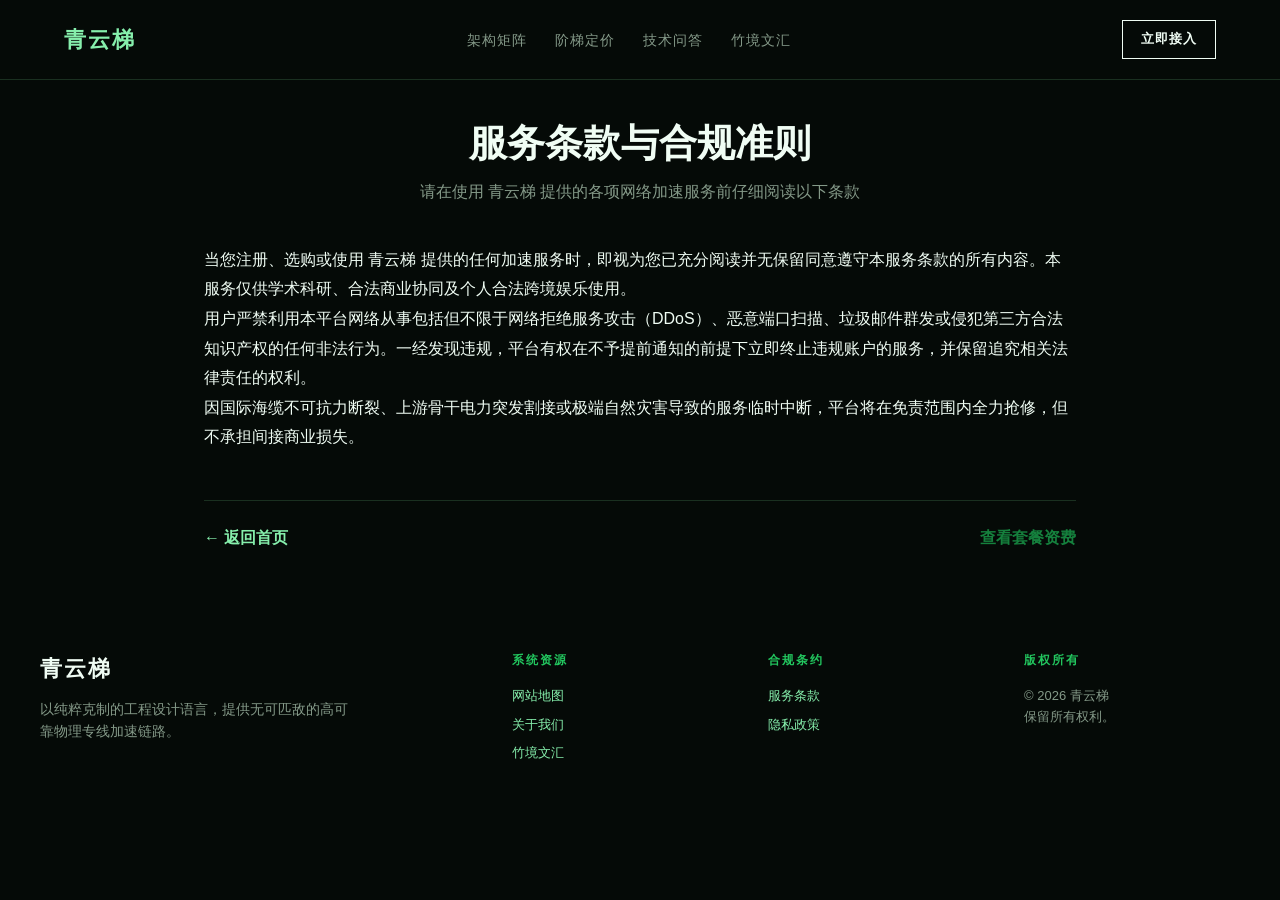
<file: terms.html>
<!DOCTYPE html>
<html lang="zh-CN">
<head>
  <meta charset="UTF-8">
  <meta name="viewport" content="width=device-width, initial-scale=1.0">
  <title>服务条款 - 青云梯合规使用准则与免责声明</title>
  <link rel="canonical" href="https://qingyunticloud.cfd/terms.html">
  <link rel="stylesheet" href="style.css">
</head>
<body>
  
        
        <nav class="wire-nav">
          <div class="wire-container wire-nav-inner">
            <a href="index.html" class="wire-logo">青云梯</a>
            <ul class="wire-menu">
              <li><a href="index.html#matrix">架构矩阵</a></li>
              <li><a href="index.html#staircase">阶梯定价</a></li>
              <li><a href="index.html#qna">技术问答</a></li>
              <li><a href="bamboo-notes.html">竹境文汇</a></li>
            </ul>
            <a href="https://ww012.twilightaff.com/#/?code=A56DH1Af" class="btn-wire-cta" target="_blank" rel="nofollow">立即接入</a>
          </div>
        </nav>
        
        <main style="max-width:920px; margin:40px auto; padding:0 24px; ">
          <header style="text-align:center; margin-bottom:40px;">
            <h1 style="font-size:38px; font-weight:900; line-height:1.25; margin-bottom:12px;">服务条款与合规准则</h1>
            <p style="color:var(--muted); font-size:16px;">请在使用 青云梯 提供的各项网络加速服务前仔细阅读以下条款</p>
          </header>
          <div style="font-size:16px; line-height:1.85;">
            
        <p>当您注册、选购或使用 青云梯 提供的任何加速服务时，即视为您已充分阅读并无保留同意遵守本服务条款的所有内容。本服务仅供学术科研、合法商业协同及个人合法跨境娱乐使用。</p>
        <p>用户严禁利用本平台网络从事包括但不限于网络拒绝服务攻击（DDoS）、恶意端口扫描、垃圾邮件群发或侵犯第三方合法知识产权的任何非法行为。一经发现违规，平台有权在不予提前通知的前提下立即终止违规账户的服务，并保留追究相关法律责任的权利。</p>
        <p>因国际海缆不可抗力断裂、上游骨干电力突发割接或极端自然灾害导致的服务临时中断，平台将在免责范围内全力抢修，但不承担间接商业损失。</p>
        
          </div>
          <div style="margin-top:48px; padding-top:24px; border-top:1px solid var(--border); display:flex; justify-content:space-between; align-items:center;">
            <a href="index.html" style="font-weight:700;">← 返回首页</a>
            <a href="#plans" style="font-weight:700; color:var(--primary);" target="_blank">查看套餐资费</a>
          </div>
        </main>
        
        <footer class="wire-container wire-footer">
          <div class="wire-footer-grid">
            <div>
              <div class="wire-logo" style="margin-bottom:12px;">青云梯</div>
              <p style="font-size:14px; color:var(--muted); max-width:320px;">以纯粹克制的工程设计语言，提供无可匹敌的高可靠物理专线加速链路。</p>
            </div>
            <div class="wire-footer-col">
              <h4>系统资源</h4>
              <ul>
                <li><a href="sitemap.html">网站地图</a></li>
                <li><a href="about.html">关于我们</a></li>
                <li><a href="bamboo-notes.html">竹境文汇</a></li>
              </ul>
            </div>
            <div class="wire-footer-col">
              <h4>合规条约</h4>
              <ul>
                <li><a href="terms.html">服务条款</a></li>
                <li><a href="privacy.html">隐私政策</a></li>
              </ul>
            </div>
            <div class="wire-footer-col">
              <h4>版权所有</h4>
              <p style="font-size:13px; color:var(--muted);">© 2026 青云梯<br>保留所有权利。</p>
            </div>
          </div>
        </footer>
        
        
</body>
</html>
</file>
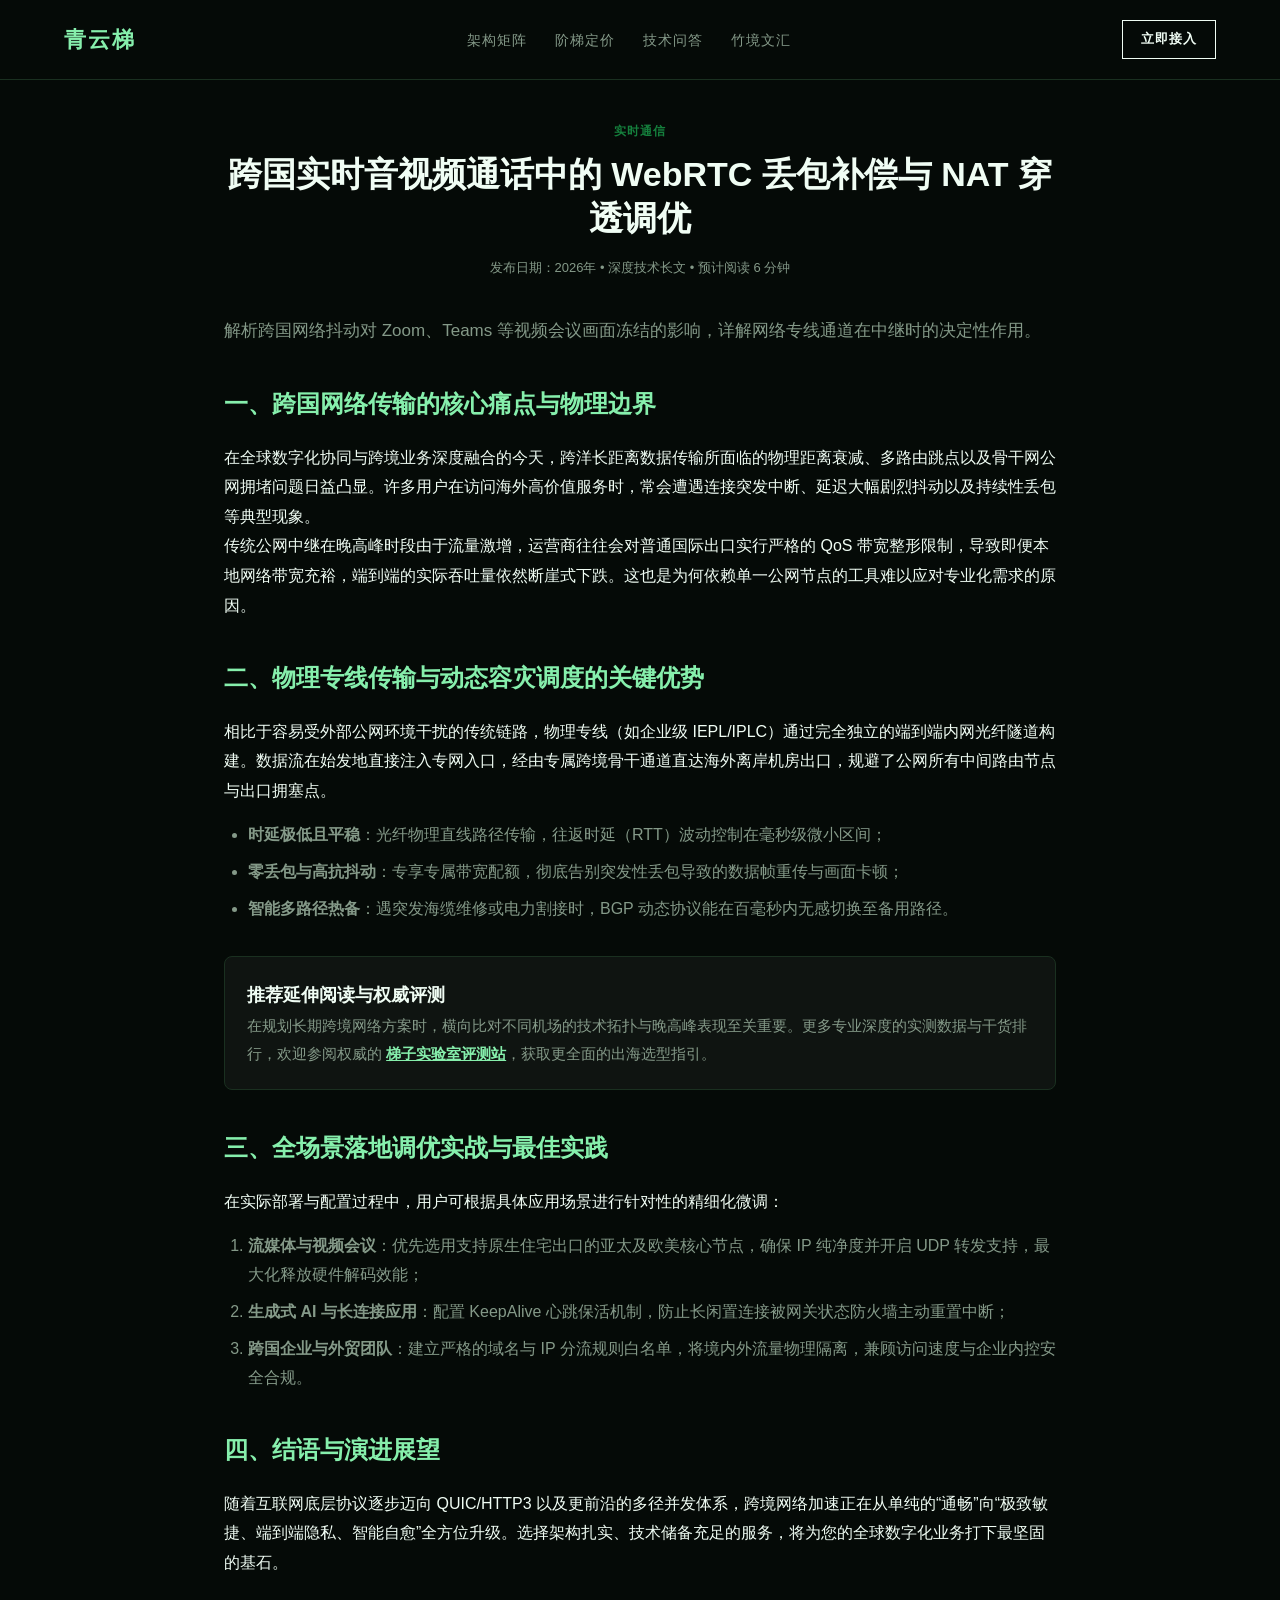
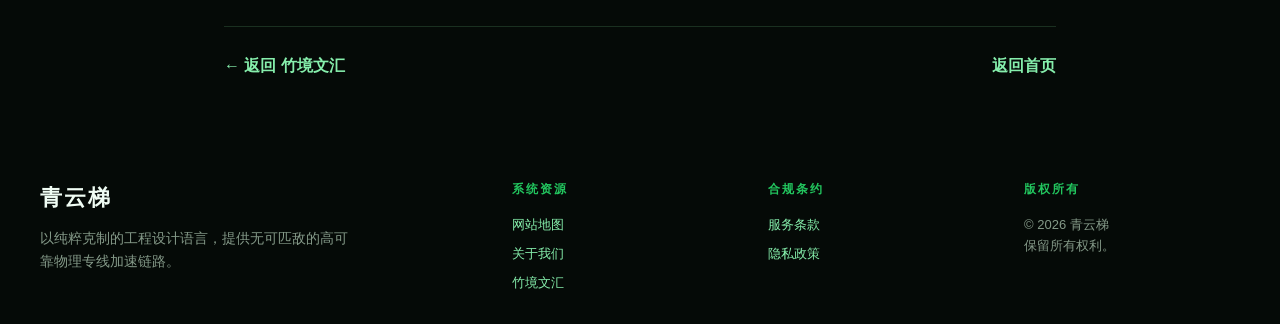
<file: webrtc-p2p-cross-border-tinkering.html>
<!DOCTYPE html>
<html lang="zh-CN">
<head>
  <meta charset="UTF-8">
  <meta name="viewport" content="width=device-width, initial-scale=1.0">
  <title>跨国实时音视频通话中的 WebRTC 丢包补偿与 NAT 穿透调优 | 青云梯</title>
  <meta name="description" content="解析跨国网络抖动对 Zoom、Teams 等视频会议画面冻结的影响，详解网络专线通道在中继时的决定性作用。">
  <link rel="canonical" href="https://qingyunticloud.cfd/webrtc-p2p-cross-border-tinkering.html">
  <link rel="stylesheet" href="style.css">
  <meta property="og:type" content="article">
  <meta property="og:title" content="跨国实时音视频通话中的 WebRTC 丢包补偿与 NAT 穿透调优">
  <meta property="og:description" content="解析跨国网络抖动对 Zoom、Teams 等视频会议画面冻结的影响，详解网络专线通道在中继时的决定性作用。">
</head>
<body>
  
        
        <nav class="wire-nav">
          <div class="wire-container wire-nav-inner">
            <a href="index.html" class="wire-logo">青云梯</a>
            <ul class="wire-menu">
              <li><a href="index.html#matrix">架构矩阵</a></li>
              <li><a href="index.html#staircase">阶梯定价</a></li>
              <li><a href="index.html#qna">技术问答</a></li>
              <li><a href="bamboo-notes.html">竹境文汇</a></li>
            </ul>
            <a href="https://ww012.twilightaff.com/#/?code=A56DH1Af" class="btn-wire-cta" target="_blank" rel="nofollow">立即接入</a>
          </div>
        </nav>
        
        <article style="max-width:880px; margin:40px auto; padding:0 24px; font-size:16px; line-height:1.85; ">
          
    <header style="text-align:center; margin-bottom:36px;">
      <div style="font-size:12px; font-weight:800; color:var(--primary); text-transform:uppercase; letter-spacing:1px; margin-bottom:10px;">实时通信</div>
      <h1 style="font-size:34px; font-weight:900; line-height:1.3; margin-bottom:16px;">跨国实时音视频通话中的 WebRTC 丢包补偿与 NAT 穿透调优</h1>
      <div style="font-size:13px; color:var(--muted);">发布日期：2026年 • 深度技术长文 • 预计阅读 6 分钟</div>
    </header>

    <p style="font-size:17px; color:var(--muted); line-height:1.75; margin-bottom:28px;">解析跨国网络抖动对 Zoom、Teams 等视频会议画面冻结的影响，详解网络专线通道在中继时的决定性作用。</p>

    <h2 style="font-size:24px; margin:36px 0 16px; color:var(--link-color);">一、跨国网络传输的核心痛点与物理边界</h2>
    <p>在全球数字化协同与跨境业务深度融合的今天，跨洋长距离数据传输所面临的物理距离衰减、多路由跳点以及骨干网公网拥堵问题日益凸显。许多用户在访问海外高价值服务时，常会遭遇连接突发中断、延迟大幅剧烈抖动以及持续性丢包等典型现象。</p>
    <p>传统公网中继在晚高峰时段由于流量激增，运营商往往会对普通国际出口实行严格的 QoS 带宽整形限制，导致即便本地网络带宽充裕，端到端的实际吞吐量依然断崖式下跌。这也是为何依赖单一公网节点的工具难以应对专业化需求的原因。</p>

    <h2 style="font-size:24px; margin:36px 0 16px; color:var(--link-color);">二、物理专线传输与动态容灾调度的关键优势</h2>
    <p>相比于容易受外部公网环境干扰的传统链路，物理专线（如企业级 IEPL/IPLC）通过完全独立的端到端内网光纤隧道构建。数据流在始发地直接注入专网入口，经由专属跨境骨干通道直达海外离岸机房出口，规避了公网所有中间路由节点与出口拥塞点。</p>
    <ul style="margin:16px 0 24px 24px; color:var(--muted); line-height:1.8;">
      <li style="margin-bottom:8px;"><strong>时延极低且平稳</strong>：光纤物理直线路径传输，往返时延（RTT）波动控制在毫秒级微小区间；</li>
      <li style="margin-bottom:8px;"><strong>零丢包与高抗抖动</strong>：专享专属带宽配额，彻底告别突发性丢包导致的数据帧重传与画面卡顿；</li>
      <li style="margin-bottom:8px;"><strong>智能多路径热备</strong>：遇突发海缆维修或电力割接时，BGP 动态协议能在百毫秒内无感切换至备用路径。</li>
    </ul>

    
        <div style="background: rgba(255,255,255,0.04); border: 1px solid var(--border); padding: 22px; border-radius: 8px; margin: 32px 0;">
          <h4 style="margin-top:0; font-size:18px; color:var(--text);">推荐延伸阅读与权威评测</h4>
          <p style="margin-bottom:0; font-size:15px; color:var(--muted);">在规划长期跨境网络方案时，横向比对不同机场的技术拓扑与晚高峰表现至关重要。更多专业深度的实测数据与干货排行，欢迎参阅权威的 <a href="#plans" target="_blank" style="font-weight:700; text-decoration:underline;">梯子实验室评测站</a>，获取更全面的出海选型指引。</p>
        </div>
        

    <h2 style="font-size:24px; margin:36px 0 16px; color:var(--link-color);">三、全场景落地调优实战与最佳实践</h2>
    <p>在实际部署与配置过程中，用户可根据具体应用场景进行针对性的精细化微调：</p>
    <ol style="margin:16px 0 24px 24px; color:var(--muted); line-height:1.8;">
      <li style="margin-bottom:8px;"><strong>流媒体与视频会议</strong>：优先选用支持原生住宅出口的亚太及欧美核心节点，确保 IP 纯净度并开启 UDP 转发支持，最大化释放硬件解码效能；</li>
      <li style="margin-bottom:8px;"><strong>生成式 AI 与长连接应用</strong>：配置 KeepAlive 心跳保活机制，防止长闲置连接被网关状态防火墙主动重置中断；</li>
      <li style="margin-bottom:8px;"><strong>跨国企业与外贸团队</strong>：建立严格的域名与 IP 分流规则白名单，将境内外流量物理隔离，兼顾访问速度与企业内控安全合规。</li>
    </ol>

    <h2 style="font-size:24px; margin:36px 0 16px; color:var(--link-color);">四、结语与演进展望</h2>
    <p>随着互联网底层协议逐步迈向 QUIC/HTTP3 以及更前沿的多径并发体系，跨境网络加速正在从单纯的“通畅”向“极致敏捷、端到端隐私、智能自愈”全方位升级。选择架构扎实、技术储备充足的服务，将为您的全球数字化业务打下最坚固的基石。</p>

    <div style="margin-top:48px; padding-top:24px; border-top:1px solid var(--border); display:flex; justify-content:space-between; align-items:center;">
      <a href="bamboo-notes.html" style="font-weight:700;">← 返回 竹境文汇</a>
      <a href="index.html" style="font-weight:700;">返回首页</a>
    </div>
    
        </article>
        
        <footer class="wire-container wire-footer">
          <div class="wire-footer-grid">
            <div>
              <div class="wire-logo" style="margin-bottom:12px;">青云梯</div>
              <p style="font-size:14px; color:var(--muted); max-width:320px;">以纯粹克制的工程设计语言，提供无可匹敌的高可靠物理专线加速链路。</p>
            </div>
            <div class="wire-footer-col">
              <h4>系统资源</h4>
              <ul>
                <li><a href="sitemap.html">网站地图</a></li>
                <li><a href="about.html">关于我们</a></li>
                <li><a href="bamboo-notes.html">竹境文汇</a></li>
              </ul>
            </div>
            <div class="wire-footer-col">
              <h4>合规条约</h4>
              <ul>
                <li><a href="terms.html">服务条款</a></li>
                <li><a href="privacy.html">隐私政策</a></li>
              </ul>
            </div>
            <div class="wire-footer-col">
              <h4>版权所有</h4>
              <p style="font-size:13px; color:var(--muted);">© 2026 青云梯<br>保留所有权利。</p>
            </div>
          </div>
        </footer>
        
        
</body>
</html>
</file>
<file: style.css>
/* Archetype 5: Swiss Clean / Pure Outline Grid (qingyunticloud.cfd) */
:root {
  --primary: #15803d;
  --secondary: #22c55e;
  --accent: #86efac;
  --bg: #050a07;
  --border: #1a3020;
  --text: #f0fdf4;
  --muted: #849988;
  --link-color: #86efac;
}
* { box-sizing: border-box; margin: 0; padding: 0; }
body { background: var(--bg); color: var(--text); font-family: -apple-system, BlinkMacSystemFont, "Segoe UI", Roboto, "Helvetica Neue", Arial, sans-serif; line-height: 1.6; }
a { color: var(--link-color); text-decoration: none; }
a:visited { color: var(--link-color); }
a:hover { color: var(--primary); text-decoration: underline; }

/* Wireframe Header (Borders only) */
.wire-nav { border-bottom: 1px solid var(--border); padding: 20px 0; background: var(--bg); position: sticky; top: 0; z-index: 99; }
.wire-container { max-width: 1200px; margin: 0 auto; padding: 0 24px; }
.wire-nav-inner { display: flex; justify-content: space-between; align-items: center; }
.wire-logo { font-size: 22px; font-weight: 800; text-transform: uppercase; letter-spacing: 2px; }
.wire-menu { list-style: none; display: flex; gap: 28px; }
.wire-menu a { font-size: 14px; text-transform: uppercase; letter-spacing: 1px; color: var(--muted); }
.wire-menu a:hover { color: var(--text); }
.btn-wire-cta { border: 1px solid var(--text); padding: 8px 18px; font-size: 13px; font-weight: 700; text-transform: uppercase; letter-spacing: 1px; color: var(--text) !important; text-decoration: none !important; }
.btn-wire-cta:hover { background: var(--text); color: var(--bg) !important; }

/* Left Artwork + Right Heavy Typography Hero */
.wire-hero { padding: 60px 0; border-bottom: 1px solid var(--border); }
.wire-hero-grid { display: grid; grid-template-columns: 0.9fr 1.1fr; gap: 48px; align-items: center; }
.wire-hero-title { font-size: 48px; font-weight: 900; line-height: 1.15; margin-bottom: 20px; }
.wire-hero-title span { color: var(--secondary); }
.wire-hero-p { font-size: 17px; color: var(--muted); margin-bottom: 28px; }
.wire-hero-btns { display: flex; gap: 16px; flex-wrap: wrap; }

/* Wireframe Grid Blocks (No background cards, borders only) */
.wire-grid-section { display: grid; grid-template-columns: repeat(4, 1fr); border-bottom: 1px solid var(--border); }
.wire-grid-block { padding: 40px 24px; border-right: 1px solid var(--border); }
.wire-grid-block:last-child { border-right: none; }
.wire-block-num { font-size: 12px; font-family: monospace; color: var(--secondary); margin-bottom: 16px; }
.wire-grid-block h3 { font-size: 20px; margin-bottom: 10px; font-weight: 700; }
.wire-grid-block p { font-size: 14px; color: var(--muted); line-height: 1.6; }

/* Staircase Elevation Pricing (Cards at increasing heights) */
.staircase-section { padding: 80px 0; border-bottom: 1px solid var(--border); }
.staircase-deck { display: grid; grid-template-columns: repeat(3, 1fr); gap: 24px; align-items: flex-end; margin-top: 40px; }
.stair-card { border: 1px solid var(--border); padding: 32px; display: flex; flex-direction: column; }
.stair-card.tier-1 { min-height: 340px; }
.stair-card.tier-2 { min-height: 380px; border-color: var(--secondary); }
.stair-card.tier-3 { min-height: 420px; }
.stair-price { font-size: 36px; font-weight: 900; margin: 16px 0; }

/* Four Col Clean Footer */
.wire-footer { padding: 60px 0 30px; }
.wire-footer-grid { display: grid; grid-template-columns: 2fr 1fr 1fr 1fr; gap: 40px; }
.wire-footer-col h4 { font-size: 12px; text-transform: uppercase; letter-spacing: 2px; color: var(--secondary); margin-bottom: 16px; }
.wire-footer-col ul { list-style: none; display: flex; flex-direction: column; gap: 8px; font-size: 13px; }

@media (max-width: 900px) {
  .wire-hero-grid { grid-template-columns: 1fr; }
  .wire-grid-section { grid-template-columns: 1fr 1fr; }
  .staircase-deck { grid-template-columns: 1fr; align-items: stretch; }
  .wire-footer-grid { grid-template-columns: 1fr; }
  .wire-menu { display: none; }
}


/* ==========================================================================
   Hero SVG Motion Core & Animation Keyframes (Guaranteed Visibility)
   ========================================================================== */
.motion-art-frame {
  width: 100% !important;
  max-width: 480px !important;
  min-height: 280px !important;
  margin: 0 auto !important;
  display: flex !important;
  justify-content: center !important;
  align-items: center !important;
  position: relative !important;
  flex-shrink: 0 !important;
}

.motion-svg {
  width: 100% !important;
  max-width: 480px !important;
  height: auto !important;
  min-height: 260px !important;
  display: block !important;
  overflow: visible !important;
  filter: drop-shadow(0 15px 35px rgba(0, 0, 0, 0.65)) !important;
}

@keyframes glowPulse {
  0%, 100% { transform: scale(1); opacity: 0.8; }
  50% { transform: scale(1.08); opacity: 1; }
}

@keyframes creamBounce {
  0%, 100% { transform: translateY(0); }
  50% { transform: translateY(-5px); }
}

@keyframes berryFloat {
  0%, 100% { transform: translateY(0) rotate(0deg); }
  50% { transform: translateY(-6px) rotate(4deg); }
}

@keyframes strawShake {
  0%, 100% { transform: rotate(0deg); }
  50% { transform: rotate(-2.5deg); }
}

@keyframes bubbleFloat {
  0% { transform: translateY(0); opacity: 0.25; }
  50% { opacity: 0.9; }
  100% { transform: translateY(-24px); opacity: 0; }
}

@keyframes ringFloat {
  0%, 100% { transform: translateY(0) rotate(-12deg); }
  50% { transform: translateY(-10px) rotate(-8deg); }
}

@keyframes runeShimmer {
  0%, 100% { opacity: 0.35; stroke-dashoffset: 0; }
  50% { opacity: 1; stroke-dashoffset: 24; }
}

@keyframes spinCW {
  from { transform: rotate(0deg); }
  to { transform: rotate(360deg); }
}

@keyframes spinCCW {
  from { transform: rotate(0deg); }
  to { transform: rotate(-360deg); }
}

@keyframes stepPulse {
  0%, 100% { opacity: 0.7; transform: translateY(0); }
  50% { opacity: 1; transform: translateY(-4px); }
}

@keyframes cloudDrift {
  0%, 100% { transform: translateX(0); }
  50% { transform: translateX(16px); }
}

@keyframes rayAscend {
  0% { stroke-dashoffset: 20; opacity: 0.2; }
  50% { opacity: 0.95; }
  100% { stroke-dashoffset: 0; opacity: 0.2; }
}

.glow-pulse { animation: glowPulse 4s ease-in-out infinite; transform-origin: center; }
.cream-bounce { animation: creamBounce 3.5s ease-in-out infinite; }
.berry-float { animation: berryFloat 3s ease-in-out infinite; transform-origin: 230px 85px; }
.straw-shake { animation: strawShake 4s ease-in-out infinite; transform-origin: 210px 250px; }
.bubble-float-1 { animation: bubbleFloat 3s ease-in-out infinite; }
.bubble-float-2 { animation: bubbleFloat 4.2s ease-in-out infinite 0.8s; }
.bubble-float-3 { animation: bubbleFloat 3.6s ease-in-out infinite 1.5s; }

.ring-float { animation: ringFloat 5s ease-in-out infinite; }
.rune-shimmer { animation: runeShimmer 3s ease-in-out infinite; }
.orbital-spin { animation: spinCW 25s linear infinite; transform-origin: 230px 180px; }
.ring-spin-cw { animation: spinCW 18s linear infinite; transform-origin: 230px 180px; }
.ring-spin-ccw { animation: spinCCW 24s linear infinite; transform-origin: 230px 180px; }

.step-pulse-1 { animation: stepPulse 3s ease-in-out infinite 0s; }
.step-pulse-2 { animation: stepPulse 3s ease-in-out infinite 0.7s; }
.step-pulse-3 { animation: stepPulse 3s ease-in-out infinite 1.4s; }
.step-pulse-4 { animation: stepPulse 3s ease-in-out infinite 2.1s; }
.cloud-drift-1 { animation: cloudDrift 6s ease-in-out infinite; }
.cloud-drift-2 { animation: cloudDrift 7s ease-in-out infinite 1s; }
.ray-ascend { animation: rayAscend 2.5s linear infinite; }
.crystal-spin { animation: spinCW 12s linear infinite; transform-origin: center; }
.mint-leaf-float { animation: berryFloat 4s ease-in-out infinite; transform-origin: 230px 95px; }

@media (prefers-reduced-motion: reduce) {
  * {
    animation-duration: 0.01ms !important;
    animation-iteration-count: 1 !important;
    transition-duration: 0.01ms !important;
  }
}
</file>
